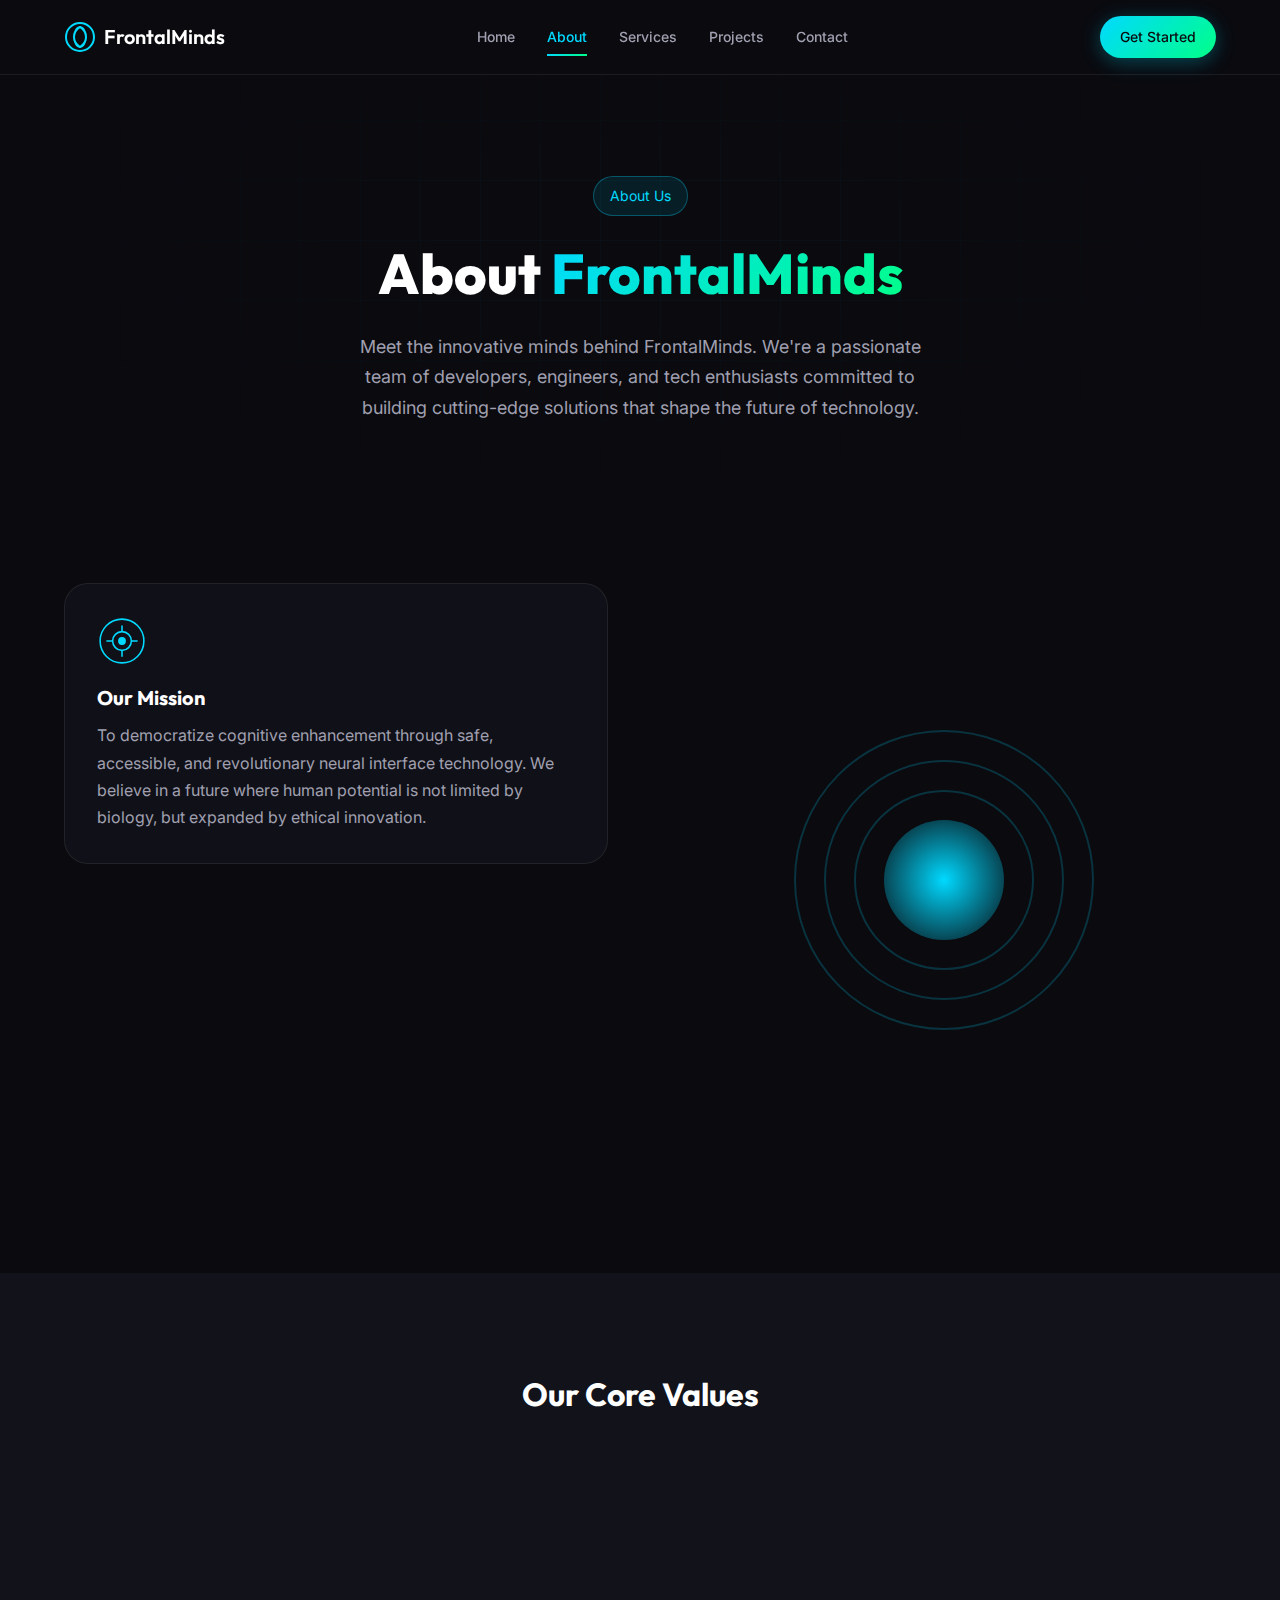
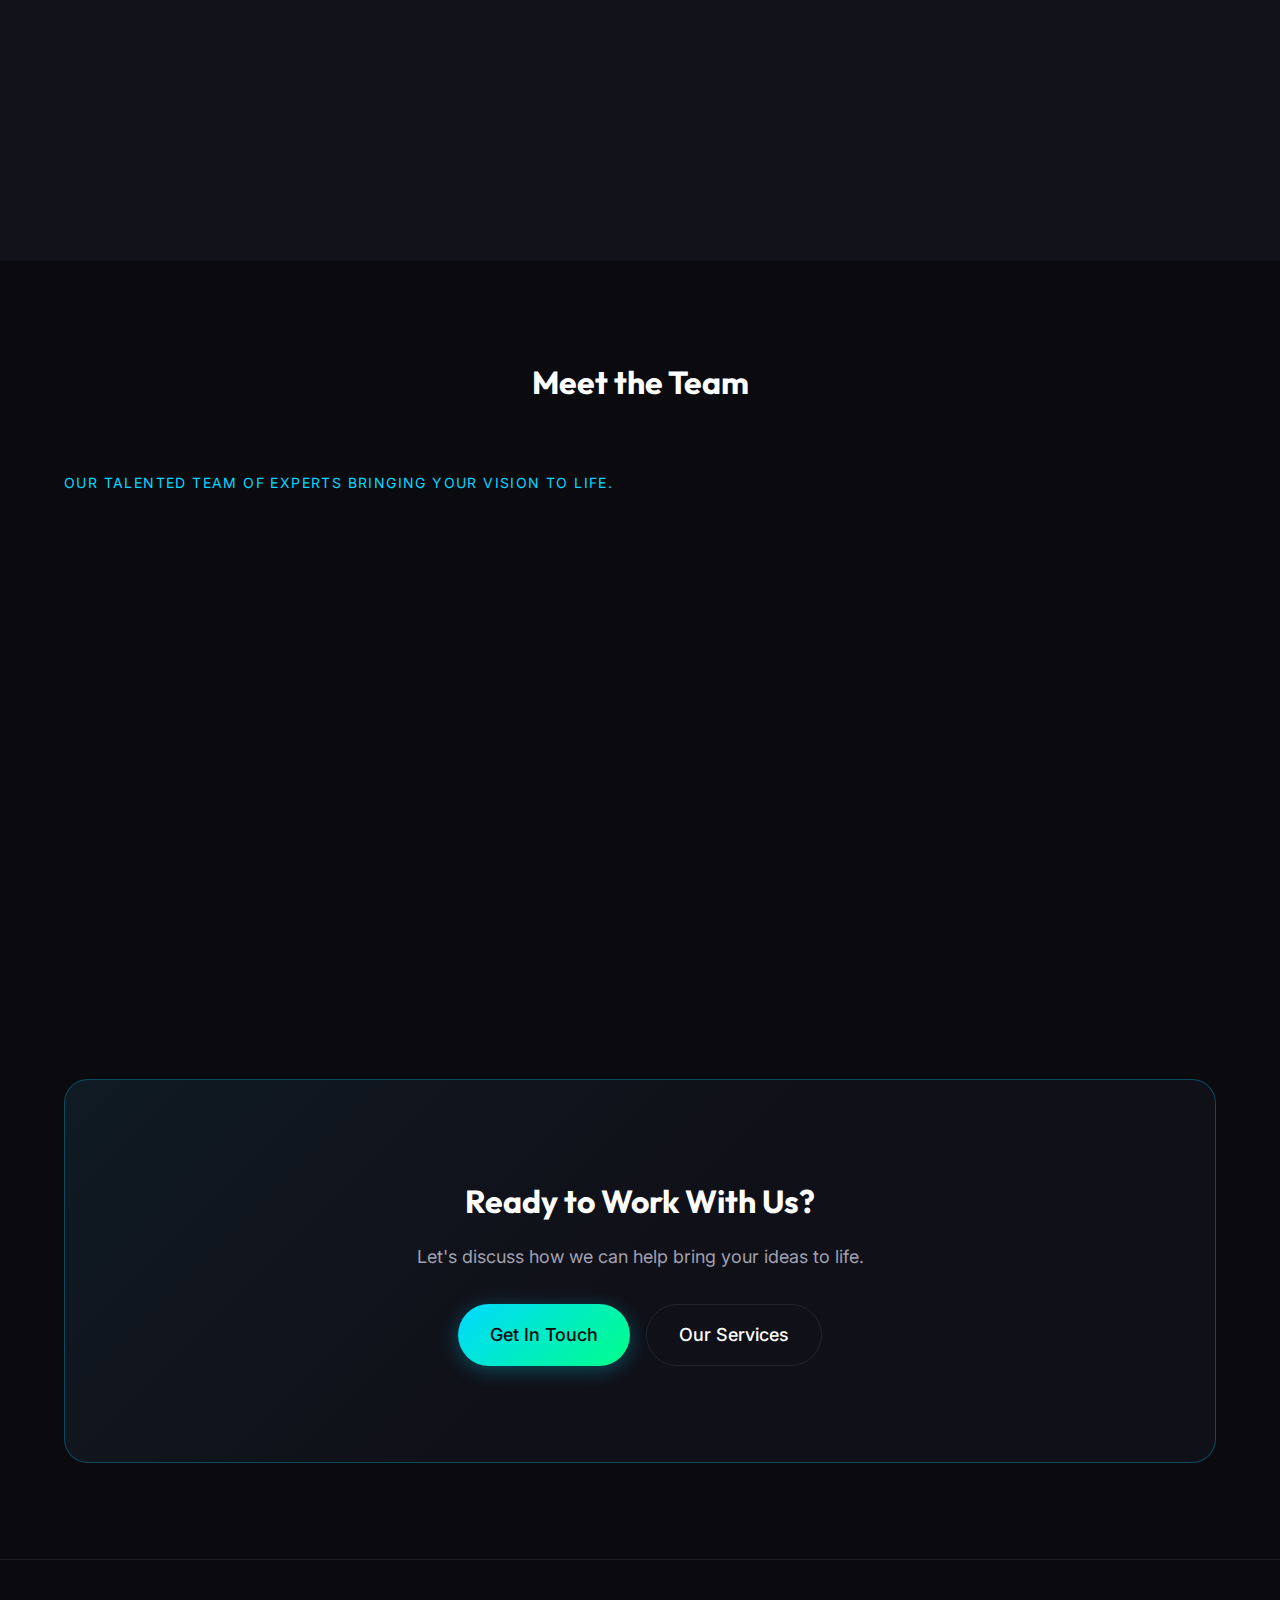
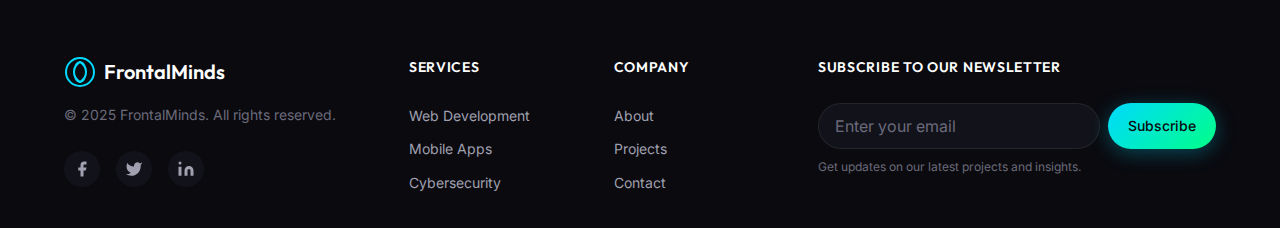
<file: about.html>
<!DOCTYPE html>
<html lang="en">

<head>
    <meta charset="UTF-8">
    <meta name="viewport" content="width=device-width, initial-scale=1.0">
    <meta name="description"
        content="About FrontalMinds - Meet the innovative minds behind FrontalMinds. We're a passionate team committed to building cutting-edge solutions.">
    <title>About | FrontalMinds</title>

    <link rel="preconnect" href="https://fonts.googleapis.com">
    <link rel="preconnect" href="https://fonts.gstatic.com" crossorigin>
    <link
        href="https://fonts.googleapis.com/css2?family=Inter:wght@300;400;500;600;700;800&family=Outfit:wght@400;500;600;700;800&display=swap"
        rel="stylesheet">

    <link rel="stylesheet" href="css/style.css">
</head>

<body>
    <!-- Navigation -->
    <header class="navbar" id="navbar">
        <div class="container">
            <a href="index.html" class="logo">
                <svg class="logo-icon" viewBox="0 0 32 32" fill="none" xmlns="http://www.w3.org/2000/svg">
                    <circle cx="16" cy="16" r="14" stroke="url(#logo-gradient)" stroke-width="2" />
                    <path d="M16 6C16 6 10 10 10 16C10 22 16 26 16 26" stroke="url(#logo-gradient)" stroke-width="2"
                        stroke-linecap="round" />
                    <path d="M16 6C16 6 22 10 22 16C22 22 16 26 16 26" stroke="url(#logo-gradient)" stroke-width="2"
                        stroke-linecap="round" />
                    <ellipse cx="16" cy="16" rx="6" ry="10" stroke="url(#logo-gradient)" stroke-width="1.5" />
                    <defs>
                        <linearGradient id="logo-gradient" x1="0" y1="0" x2="32" y2="32">
                            <stop offset="0%" stop-color="#00d9ff" />
                            <stop offset="100%" stop-color="#00ff88" />
                        </linearGradient>
                    </defs>
                </svg>
                <span>FrontalMinds</span>
            </a>

            <nav class="nav-menu" id="nav-menu">
                <a href="index.html" class="nav-link">Home</a>
                <a href="about.html" class="nav-link active">About</a>
                <a href="services.html" class="nav-link">Services</a>
                <a href="projects.html" class="nav-link">Projects</a>
                <a href="contact.html" class="nav-link">Contact</a>
            </nav>

            <a href="contact.html" class="btn btn-primary nav-cta">Get Started</a>

            <button class="mobile-menu-btn" id="mobile-menu-btn" aria-label="Toggle menu">
                <span></span>
                <span></span>
                <span></span>
            </button>
        </div>
    </header>

    <!-- Page Hero -->
    <section class="page-hero">
        <div class="container">
            <span class="page-label">About Us</span>
            <h1 class="page-title">About <span class="gradient-text">FrontalMinds</span></h1>
            <p class="page-subtitle">Meet the innovative minds behind FrontalMinds. We're a passionate team of
                developers, engineers, and tech enthusiasts committed to building cutting-edge solutions that shape the
                future of technology.</p>
        </div>
        <div class="hero-bg-grid"></div>
    </section>

    <!-- Mission & Vision Section -->
    <section class="about-mission">
        <div class="container">
            <div class="mission-grid">
                <div class="mission-content" data-aos="fade-up">
                    <div class="mission-block">
                        <div class="mission-icon">
                            <svg viewBox="0 0 64 64" fill="none" stroke="url(#mission-icon-grad)" stroke-width="2">
                                <circle cx="32" cy="32" r="28" />
                                <path d="M32 12v8M32 44v8M12 32h8M44 32h8" />
                                <circle cx="32" cy="32" r="12" />
                                <circle cx="32" cy="32" r="4" fill="url(#mission-icon-grad)" />
                                <defs>
                                    <linearGradient id="mission-icon-grad" x1="4" y1="4" x2="60" y2="60">
                                        <stop offset="0%" stop-color="#00d9ff" />
                                        <stop offset="100%" stop-color="#00ff88" />
                                    </linearGradient>
                                </defs>
                            </svg>
                        </div>
                        <h2>Our Mission</h2>
                        <p>To democratize cognitive enhancement through safe, accessible, and revolutionary neural
                            interface technology. We believe in a future where human potential is not limited by
                            biology, but expanded by ethical innovation.</p>
                    </div>
                    <div class="mission-block" data-aos="fade-up" data-aos-delay="100">
                        <div class="mission-icon">
                            <svg viewBox="0 0 64 64" fill="none" stroke="url(#vision-icon-grad)" stroke-width="2">
                                <path d="M6 32s10-20 26-20 26 20 26 20-10 20-26 20S6 32 6 32z" />
                                <circle cx="32" cy="32" r="10" />
                                <circle cx="32" cy="32" r="4" fill="url(#vision-icon-grad)" />
                                <defs>
                                    <linearGradient id="vision-icon-grad" x1="6" y1="12" x2="58" y2="52">
                                        <stop offset="0%" stop-color="#00d9ff" />
                                        <stop offset="100%" stop-color="#00ff88" />
                                    </linearGradient>
                                </defs>
                            </svg>
                        </div>
                        <h2>Our Vision</h2>
                        <p>To create a seamless symbiosis between human consciousness and artificial intelligence,
                            fostering a new era of creativity, learning, and understanding. We envision a world
                            connected not just by networks, but by minds.</p>
                    </div>
                </div>
                <div class="about-visual" data-aos="fade-up" data-aos-delay="200">
                    <div class="about-illustration">
                        <div class="neural-sphere">
                            <div class="sphere-ring ring-1"></div>
                            <div class="sphere-ring ring-2"></div>
                            <div class="sphere-ring ring-3"></div>
                            <div class="sphere-core"></div>
                        </div>
                    </div>
                </div>
            </div>
        </div>
    </section>

    <!-- Values Section -->
    <section class="about-values">
        <div class="container">
            <h2 class="section-title">Our Core Values</h2>
            <div class="values-grid">
                <div class="value-card" data-aos="fade-up">
                    <div class="value-icon">
                        <svg viewBox="0 0 48 48" fill="none" stroke="url(#val-grad)" stroke-width="2">
                            <path d="M24 4l6 12 12 2-9 9 2 12-11-6-11 6 2-12-9-9 12-2z" />
                            <defs>
                                <linearGradient id="val-grad" x1="4" y1="4" x2="44" y2="44">
                                    <stop offset="0%" stop-color="#00d9ff" />
                                    <stop offset="100%" stop-color="#00ff88" />
                                </linearGradient>
                            </defs>
                        </svg>
                    </div>
                    <h3>Innovation</h3>
                    <p>We push boundaries and challenge conventions. Every problem is an opportunity to innovate and
                        create something extraordinary.</p>
                </div>

                <div class="value-card" data-aos="fade-up" data-aos-delay="100">
                    <div class="value-icon">
                        <svg viewBox="0 0 48 48" fill="none" stroke="url(#val-grad)" stroke-width="2">
                            <circle cx="24" cy="24" r="20" />
                            <path d="M24 14v10l7 7" />
                        </svg>
                    </div>
                    <h3>Excellence</h3>
                    <p>We set the highest standards and consistently deliver beyond expectations. Quality is never
                        compromised.</p>
                </div>

                <div class="value-card" data-aos="fade-up" data-aos-delay="200">
                    <div class="value-icon">
                        <svg viewBox="0 0 48 48" fill="none" stroke="url(#val-grad)" stroke-width="2">
                            <circle cx="16" cy="16" r="8" />
                            <circle cx="32" cy="16" r="8" />
                            <path d="M8 40c0-6 6-10 16-10s16 4 16 10" />
                        </svg>
                    </div>
                    <h3>Collaboration</h3>
                    <p>The best solutions come from diverse perspectives working together toward a common goal.</p>
                </div>

                <div class="value-card" data-aos="fade-up" data-aos-delay="300">
                    <div class="value-icon">
                        <svg viewBox="0 0 48 48" fill="none" stroke="url(#val-grad)" stroke-width="2">
                            <path d="M24 4L40 14v16c0 10-16 18-16 18S8 40 8 30V14L24 4z" />
                            <path d="M18 24l4 4 8-8" />
                        </svg>
                    </div>
                    <h3>Integrity</h3>
                    <p>We do what's right, even when no one is watching. Trust is the foundation of everything we build.
                    </p>
                </div>
            </div>
        </div>
    </section>

    <!-- Team Section -->
    <section class="about-team">
        <div class="container">
            <h2 class="section-title">Meet the Team</h2>
            <p class="section-subtitle">Our talented team of experts bringing your vision to life.</p>
            <div class="team-grid">
                <div class="team-card" data-aos="fade-up">
                    <div class="team-avatar">
                        <div class="avatar-placeholder">YA</div>
                    </div>
                    <h3 class="team-name">Yusuf Adam</h3>
                    <p class="team-role">Founder & Lead Developer</p>
                    <p class="team-bio">Full-stack developer with expertise in React, Node.js, and cloud architecture.
                    </p>
                    <div class="team-social">
                        <a href="#" aria-label="LinkedIn">
                            <svg viewBox="0 0 24 24" fill="currentColor">
                                <path
                                    d="M16 8a6 6 0 0 1 6 6v7h-4v-7a2 2 0 0 0-2-2 2 2 0 0 0-2 2v7h-4v-7a6 6 0 0 1 6-6z" />
                                <rect x="2" y="9" width="4" height="12" />
                                <circle cx="4" cy="4" r="2" />
                            </svg>
                        </a>
                        <a href="#" aria-label="GitHub">
                            <svg viewBox="0 0 24 24" fill="currentColor">
                                <path
                                    d="M12 0C5.37 0 0 5.37 0 12c0 5.31 3.435 9.795 8.205 11.385.6.105.825-.255.825-.57 0-.285-.015-1.23-.015-2.235-3.015.555-3.795-.735-4.035-1.41-.135-.345-.72-1.41-1.23-1.695-.42-.225-1.02-.78-.015-.795.945-.015 1.62.87 1.845 1.23 1.08 1.815 2.805 1.305 3.495.99.105-.78.42-1.305.765-1.605-2.67-.3-5.46-1.335-5.46-5.925 0-1.305.465-2.385 1.23-3.225-.12-.3-.54-1.53.12-3.18 0 0 1.005-.315 3.3 1.23.96-.27 1.98-.405 3-.405s2.04.135 3 .405c2.295-1.56 3.3-1.23 3.3-1.23.66 1.65.24 2.88.12 3.18.765.84 1.23 1.905 1.23 3.225 0 4.605-2.805 5.625-5.475 5.925.435.375.81 1.095.81 2.22 0 1.605-.015 2.895-.015 3.3 0 .315.225.69.825.57A12.02 12.02 0 0 0 24 12c0-6.63-5.37-12-12-12z" />
                            </svg>
                        </a>
                    </div>
                </div>

                <div class="team-card" data-aos="fade-up" data-aos-delay="100">
                    <div class="team-avatar">
                        <div class="avatar-placeholder">SK</div>
                    </div>
                    <h3 class="team-name">Sarah Kim</h3>
                    <p class="team-role">UI/UX Designer</p>
                    <p class="team-bio">Creative designer passionate about crafting intuitive and beautiful user
                        experiences.</p>
                    <div class="team-social">
                        <a href="#" aria-label="LinkedIn">
                            <svg viewBox="0 0 24 24" fill="currentColor">
                                <path
                                    d="M16 8a6 6 0 0 1 6 6v7h-4v-7a2 2 0 0 0-2-2 2 2 0 0 0-2 2v7h-4v-7a6 6 0 0 1 6-6z" />
                                <rect x="2" y="9" width="4" height="12" />
                                <circle cx="4" cy="4" r="2" />
                            </svg>
                        </a>
                        <a href="#" aria-label="Dribbble">
                            <svg viewBox="0 0 24 24" fill="currentColor">
                                <circle cx="12" cy="12" r="10" stroke="currentColor" stroke-width="2" fill="none" />
                                <path
                                    d="M8.56 2.75c4.37 6.03 6.02 9.42 8.03 17.72m2.54-15.38c-3.72 4.35-8.94 5.66-16.88 5.85m19.5 1.9c-3.5-.93-6.63-.82-8.94 0-2.58.92-5.01 2.86-7.44 6.32" />
                            </svg>
                        </a>
                    </div>
                </div>

                <div class="team-card" data-aos="fade-up" data-aos-delay="200">
                    <div class="team-avatar">
                        <div class="avatar-placeholder">JM</div>
                    </div>
                    <h3 class="team-name">James Martinez</h3>
                    <p class="team-role">Security Specialist</p>
                    <p class="team-bio">Cybersecurity expert with 10+ years protecting digital assets and
                        infrastructure.</p>
                    <div class="team-social">
                        <a href="#" aria-label="LinkedIn">
                            <svg viewBox="0 0 24 24" fill="currentColor">
                                <path
                                    d="M16 8a6 6 0 0 1 6 6v7h-4v-7a2 2 0 0 0-2-2 2 2 0 0 0-2 2v7h-4v-7a6 6 0 0 1 6-6z" />
                                <rect x="2" y="9" width="4" height="12" />
                                <circle cx="4" cy="4" r="2" />
                            </svg>
                        </a>
                    </div>
                </div>

                <div class="team-card" data-aos="fade-up" data-aos-delay="300">
                    <div class="team-avatar">
                        <div class="avatar-placeholder">EC</div>
                    </div>
                    <h3 class="team-name">Emma Chen</h3>
                    <p class="team-role">Mobile Developer</p>
                    <p class="team-bio">Specialist in React Native and Flutter, building apps loved by millions.</p>
                    <div class="team-social">
                        <a href="#" aria-label="LinkedIn">
                            <svg viewBox="0 0 24 24" fill="currentColor">
                                <path
                                    d="M16 8a6 6 0 0 1 6 6v7h-4v-7a2 2 0 0 0-2-2 2 2 0 0 0-2 2v7h-4v-7a6 6 0 0 1 6-6z" />
                                <rect x="2" y="9" width="4" height="12" />
                                <circle cx="4" cy="4" r="2" />
                            </svg>
                        </a>
                        <a href="#" aria-label="GitHub">
                            <svg viewBox="0 0 24 24" fill="currentColor">
                                <path
                                    d="M12 0C5.37 0 0 5.37 0 12c0 5.31 3.435 9.795 8.205 11.385.6.105.825-.255.825-.57 0-.285-.015-1.23-.015-2.235-3.015.555-3.795-.735-4.035-1.41-.135-.345-.72-1.41-1.23-1.695-.42-.225-1.02-.78-.015-.795.945-.015 1.62.87 1.845 1.23 1.08 1.815 2.805 1.305 3.495.99.105-.78.42-1.305.765-1.605-2.67-.3-5.46-1.335-5.46-5.925 0-1.305.465-2.385 1.23-3.225-.12-.3-.54-1.53.12-3.18 0 0 1.005-.315 3.3 1.23.96-.27 1.98-.405 3-.405s2.04.135 3 .405c2.295-1.56 3.3-1.23 3.3-1.23.66 1.65.24 2.88.12 3.18.765.84 1.23 1.905 1.23 3.225 0 4.605-2.805 5.625-5.475 5.925.435.375.81 1.095.81 2.22 0 1.605-.015 2.895-.015 3.3 0 .315.225.69.825.57A12.02 12.02 0 0 0 24 12c0-6.63-5.37-12-12-12z" />
                            </svg>
                        </a>
                    </div>
                </div>
            </div>
        </div>
    </section>

    <!-- CTA Section -->
    <section class="cta-section">
        <div class="container">
            <div class="cta-card">
                <h2>Ready to Work With Us?</h2>
                <p>Let's discuss how we can help bring your ideas to life.</p>
                <div class="cta-buttons">
                    <a href="contact.html" class="btn btn-primary btn-lg">Get In Touch</a>
                    <a href="services.html" class="btn btn-outline btn-lg">Our Services</a>
                </div>
            </div>
        </div>
    </section>

    <!-- Footer -->
    <footer class="footer">
        <div class="container">
            <div class="footer-grid">
                <div class="footer-brand">
                    <a href="index.html" class="logo">
                        <svg class="logo-icon" viewBox="0 0 32 32" fill="none" xmlns="http://www.w3.org/2000/svg">
                            <circle cx="16" cy="16" r="14" stroke="url(#logo-gradient-2)" stroke-width="2" />
                            <path d="M16 6C16 6 10 10 10 16C10 22 16 26 16 26" stroke="url(#logo-gradient-2)"
                                stroke-width="2" stroke-linecap="round" />
                            <path d="M16 6C16 6 22 10 22 16C22 22 16 26 16 26" stroke="url(#logo-gradient-2)"
                                stroke-width="2" stroke-linecap="round" />
                            <ellipse cx="16" cy="16" rx="6" ry="10" stroke="url(#logo-gradient-2)" stroke-width="1.5" />
                            <defs>
                                <linearGradient id="logo-gradient-2" x1="0" y1="0" x2="32" y2="32">
                                    <stop offset="0%" stop-color="#00d9ff" />
                                    <stop offset="100%" stop-color="#00ff88" />
                                </linearGradient>
                            </defs>
                        </svg>
                        <span>FrontalMinds</span>
                    </a>
                    <p class="footer-tagline">© 2025 FrontalMinds. All rights reserved.</p>
                    <div class="social-links">
                        <a href="#" class="social-link" aria-label="Facebook">
                            <svg viewBox="0 0 24 24" fill="currentColor">
                                <path d="M18 2h-3a5 5 0 0 0-5 5v3H7v4h3v8h4v-8h3l1-4h-4V7a1 1 0 0 1 1-1h3z" />
                            </svg>
                        </a>
                        <a href="#" class="social-link" aria-label="Twitter">
                            <svg viewBox="0 0 24 24" fill="currentColor">
                                <path
                                    d="M23 3a10.9 10.9 0 0 1-3.14 1.53 4.48 4.48 0 0 0-7.86 3v1A10.66 10.66 0 0 1 3 4s-4 9 5 13a11.64 11.64 0 0 1-7 2c9 5 20 0 20-11.5a4.5 4.5 0 0 0-.08-.83A7.72 7.72 0 0 0 23 3z" />
                            </svg>
                        </a>
                        <a href="#" class="social-link" aria-label="LinkedIn">
                            <svg viewBox="0 0 24 24" fill="currentColor">
                                <path
                                    d="M16 8a6 6 0 0 1 6 6v7h-4v-7a2 2 0 0 0-2-2 2 2 0 0 0-2 2v7h-4v-7a6 6 0 0 1 6-6z" />
                                <rect x="2" y="9" width="4" height="12" />
                                <circle cx="4" cy="4" r="2" />
                            </svg>
                        </a>
                    </div>
                </div>

                <div class="footer-links">
                    <h4 class="footer-heading">Services</h4>
                    <ul>
                        <li><a href="services.html">Web Development</a></li>
                        <li><a href="services.html">Mobile Apps</a></li>
                        <li><a href="services.html">Cybersecurity</a></li>
                    </ul>
                </div>

                <div class="footer-links">
                    <h4 class="footer-heading">Company</h4>
                    <ul>
                        <li><a href="about.html">About</a></li>
                        <li><a href="projects.html">Projects</a></li>
                        <li><a href="contact.html">Contact</a></li>
                    </ul>
                </div>

                <div class="footer-newsletter">
                    <h4 class="footer-heading">Subscribe to our newsletter</h4>
                    <form class="newsletter-form" id="newsletter-form">
                        <input type="email" placeholder="Enter your email" required>
                        <button type="submit" class="btn btn-primary">Subscribe</button>
                    </form>
                    <p class="newsletter-note">Get updates on our latest projects and insights.</p>
                </div>
            </div>
        </div>
    </footer>

    <script src="js/main.js"></script>
</body>

</html>
</file>
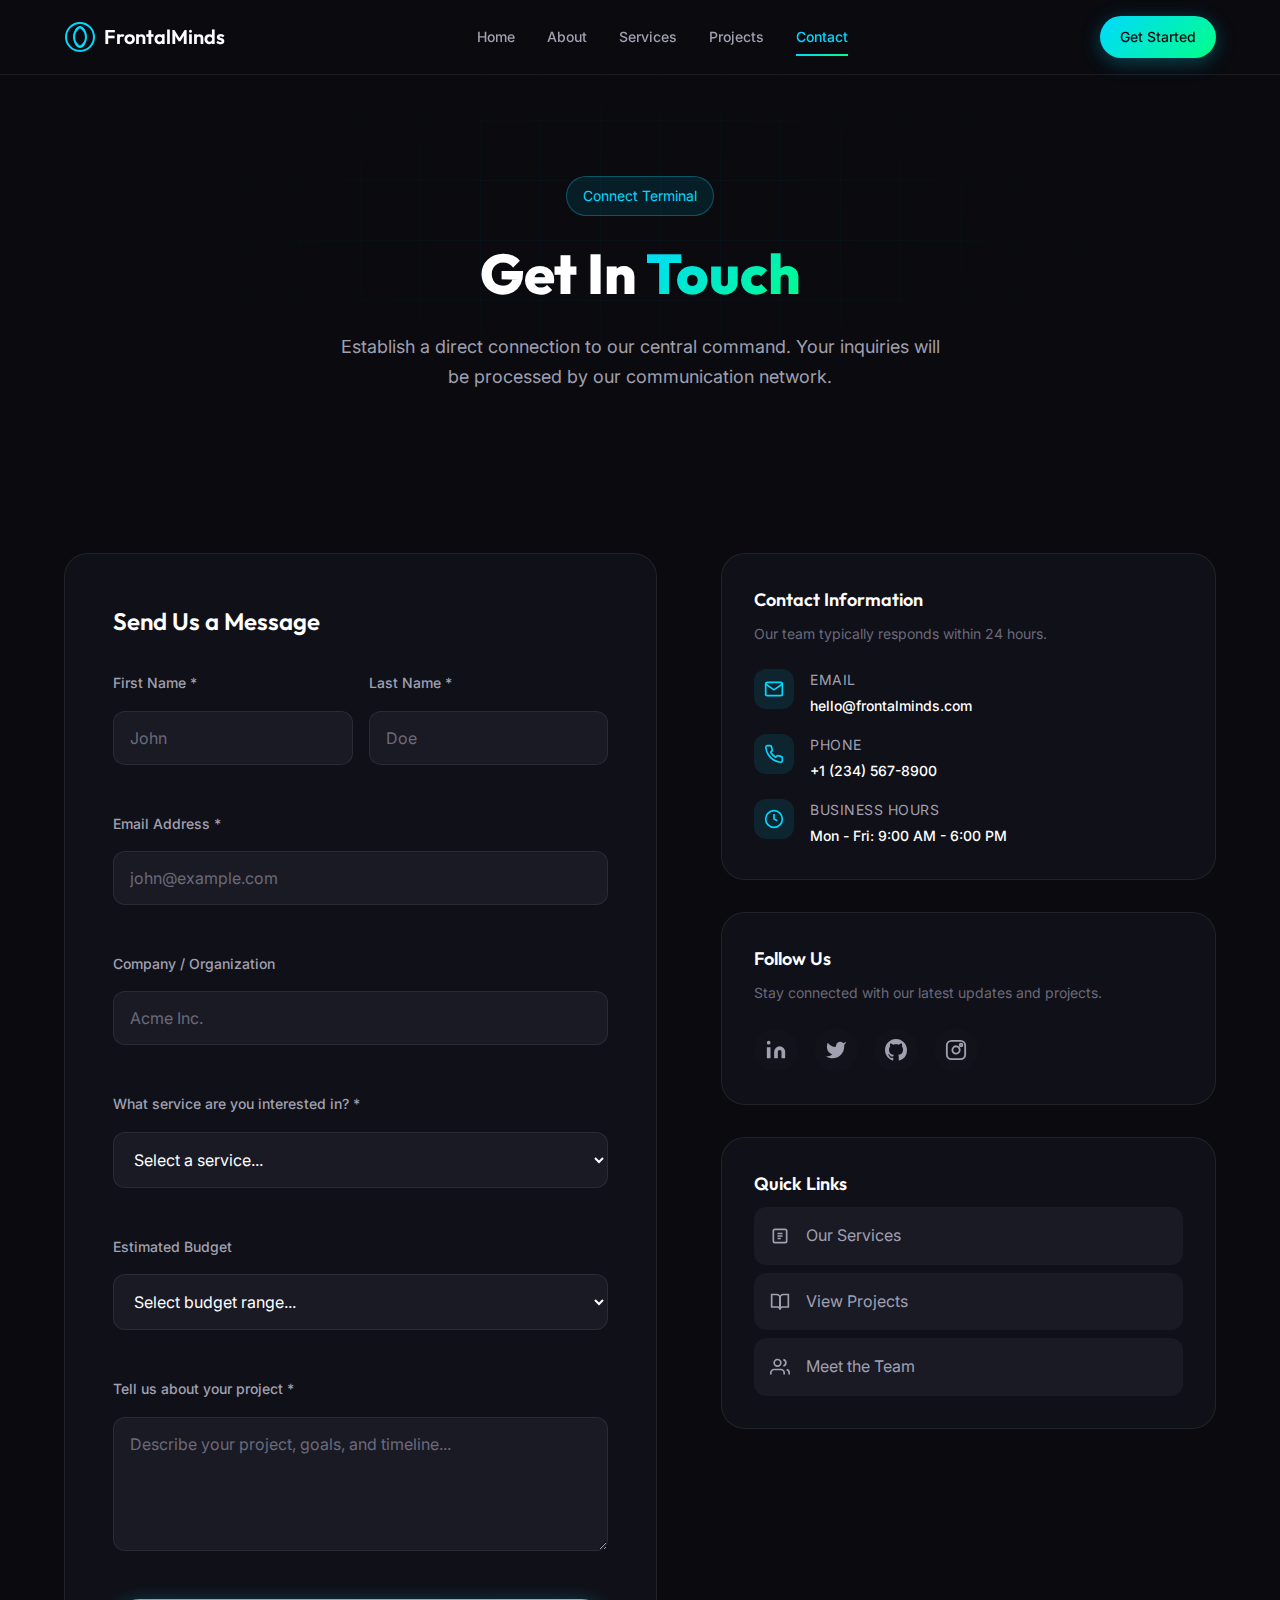
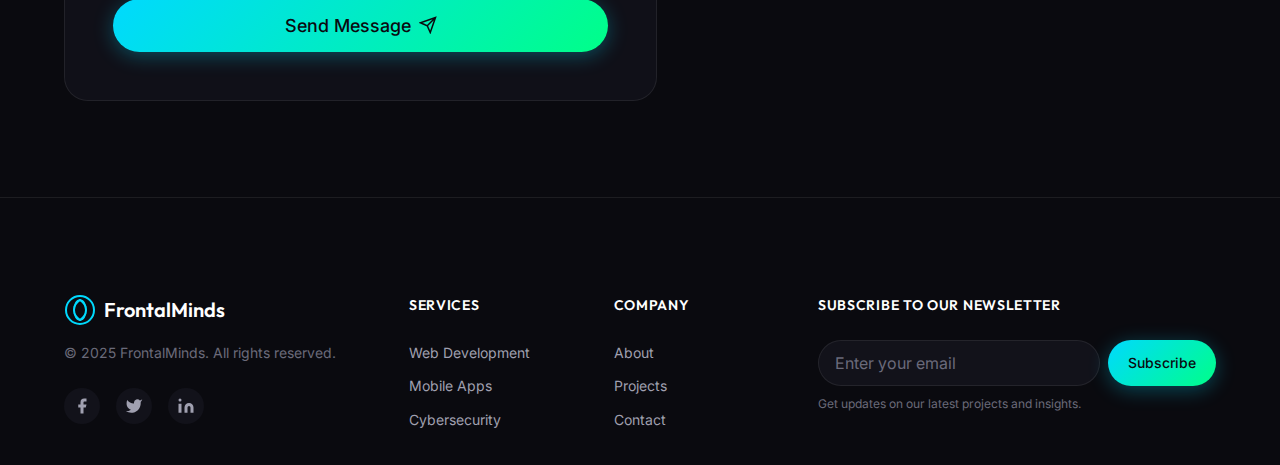
<file: contact.html>
<!DOCTYPE html>
<html lang="en">

<head>
    <meta charset="UTF-8">
    <meta name="viewport" content="width=device-width, initial-scale=1.0">
    <meta name="description"
        content="Contact FrontalMinds - Establish a direct connection with our team. Your inquiries will be processed promptly.">
    <title>Contact | FrontalMinds</title>

    <link rel="preconnect" href="https://fonts.googleapis.com">
    <link rel="preconnect" href="https://fonts.gstatic.com" crossorigin>
    <link
        href="https://fonts.googleapis.com/css2?family=Inter:wght@300;400;500;600;700;800&family=Outfit:wght@400;500;600;700;800&display=swap"
        rel="stylesheet">

    <link rel="stylesheet" href="css/style.css">
</head>

<body>
    <!-- Navigation -->
    <header class="navbar" id="navbar">
        <div class="container">
            <a href="index.html" class="logo">
                <svg class="logo-icon" viewBox="0 0 32 32" fill="none" xmlns="http://www.w3.org/2000/svg">
                    <circle cx="16" cy="16" r="14" stroke="url(#logo-gradient)" stroke-width="2" />
                    <path d="M16 6C16 6 10 10 10 16C10 22 16 26 16 26" stroke="url(#logo-gradient)" stroke-width="2"
                        stroke-linecap="round" />
                    <path d="M16 6C16 6 22 10 22 16C22 22 16 26 16 26" stroke="url(#logo-gradient)" stroke-width="2"
                        stroke-linecap="round" />
                    <ellipse cx="16" cy="16" rx="6" ry="10" stroke="url(#logo-gradient)" stroke-width="1.5" />
                    <defs>
                        <linearGradient id="logo-gradient" x1="0" y1="0" x2="32" y2="32">
                            <stop offset="0%" stop-color="#00d9ff" />
                            <stop offset="100%" stop-color="#00ff88" />
                        </linearGradient>
                    </defs>
                </svg>
                <span>FrontalMinds</span>
            </a>

            <nav class="nav-menu" id="nav-menu">
                <a href="index.html" class="nav-link">Home</a>
                <a href="about.html" class="nav-link">About</a>
                <a href="services.html" class="nav-link">Services</a>
                <a href="projects.html" class="nav-link">Projects</a>
                <a href="contact.html" class="nav-link active">Contact</a>
            </nav>

            <a href="contact.html" class="btn btn-primary nav-cta">Get Started</a>

            <button class="mobile-menu-btn" id="mobile-menu-btn" aria-label="Toggle menu">
                <span></span>
                <span></span>
                <span></span>
            </button>
        </div>
    </header>

    <!-- Page Hero -->
    <section class="page-hero contact-hero">
        <div class="container">
            <span class="page-label">Connect Terminal</span>
            <h1 class="page-title">Get In <span class="gradient-text">Touch</span></h1>
            <p class="page-subtitle">Establish a direct connection to our central command. Your inquiries will be
                processed by our communication network.</p>
        </div>
        <div class="hero-bg-grid"></div>
    </section>

    <!-- Contact Section -->
    <section class="contact-section">
        <div class="container">
            <div class="contact-grid">
                <!-- Contact Form -->
                <div class="contact-form-container" data-aos="fade-up">
                    <h2>Send Us a Message</h2>
                    <form class="contact-form" id="contact-form">
                        <div class="form-row">
                            <div class="form-group">
                                <label for="firstName">First Name *</label>
                                <input type="text" id="firstName" name="firstName" required placeholder="John">
                            </div>
                            <div class="form-group">
                                <label for="lastName">Last Name *</label>
                                <input type="text" id="lastName" name="lastName" required placeholder="Doe">
                            </div>
                        </div>

                        <div class="form-group">
                            <label for="email">Email Address *</label>
                            <input type="email" id="email" name="email" required placeholder="john@example.com">
                        </div>

                        <div class="form-group">
                            <label for="company">Company / Organization</label>
                            <input type="text" id="company" name="company" placeholder="Acme Inc.">
                        </div>

                        <div class="form-group">
                            <label for="service">What service are you interested in? *</label>
                            <select id="service" name="service" required>
                                <option value="">Select a service...</option>
                                <option value="web">Website Development</option>
                                <option value="mobile">Mobile App Development</option>
                                <option value="security">Cybersecurity Services</option>
                                <option value="consulting">General Consulting</option>
                                <option value="other">Other</option>
                            </select>
                        </div>

                        <div class="form-group">
                            <label for="budget">Estimated Budget</label>
                            <select id="budget" name="budget">
                                <option value="">Select budget range...</option>
                                <option value="5k-10k">$5,000 - $10,000</option>
                                <option value="10k-25k">$10,000 - $25,000</option>
                                <option value="25k-50k">$25,000 - $50,000</option>
                                <option value="50k+">$50,000+</option>
                            </select>
                        </div>

                        <div class="form-group">
                            <label for="message">Tell us about your project *</label>
                            <textarea id="message" name="message" rows="5" required
                                placeholder="Describe your project, goals, and timeline..."></textarea>
                        </div>

                        <button type="submit" class="btn btn-primary btn-lg btn-full">
                            <span>Send Message</span>
                            <svg class="btn-icon" viewBox="0 0 24 24" fill="none" stroke="currentColor"
                                stroke-width="2">
                                <path d="M22 2L11 13M22 2l-7 20-4-9-9-4 20-7z" />
                            </svg>
                        </button>
                    </form>
                </div>

                <!-- Contact Info -->
                <div class="contact-info" data-aos="fade-up" data-aos-delay="100">
                    <div class="info-card">
                        <h3>Contact Information</h3>
                        <p>Our team typically responds within 24 hours.</p>

                        <div class="info-items">
                            <div class="info-item">
                                <div class="info-icon">
                                    <svg viewBox="0 0 24 24" fill="none" stroke="currentColor" stroke-width="2">
                                        <path
                                            d="M4 4h16c1.1 0 2 .9 2 2v12c0 1.1-.9 2-2 2H4c-1.1 0-2-.9-2-2V6c0-1.1.9-2 2-2z" />
                                        <polyline points="22,6 12,13 2,6" />
                                    </svg>
                                </div>
                                <div class="info-content">
                                    <span class="info-label">Email</span>
                                    <a href="mailto:hello@frontalminds.com">hello@frontalminds.com</a>
                                </div>
                            </div>

                            <div class="info-item">
                                <div class="info-icon">
                                    <svg viewBox="0 0 24 24" fill="none" stroke="currentColor" stroke-width="2">
                                        <path
                                            d="M22 16.92v3a2 2 0 0 1-2.18 2 19.79 19.79 0 0 1-8.63-3.07 19.5 19.5 0 0 1-6-6 19.79 19.79 0 0 1-3.07-8.67A2 2 0 0 1 4.11 2h3a2 2 0 0 1 2 1.72 12.84 12.84 0 0 0 .7 2.81 2 2 0 0 1-.45 2.11L8.09 9.91a16 16 0 0 0 6 6l1.27-1.27a2 2 0 0 1 2.11-.45 12.84 12.84 0 0 0 2.81.7A2 2 0 0 1 22 16.92z" />
                                    </svg>
                                </div>
                                <div class="info-content">
                                    <span class="info-label">Phone</span>
                                    <a href="tel:+12345678900">+1 (234) 567-8900</a>
                                </div>
                            </div>

                            <div class="info-item">
                                <div class="info-icon">
                                    <svg viewBox="0 0 24 24" fill="none" stroke="currentColor" stroke-width="2">
                                        <circle cx="12" cy="12" r="10" />
                                        <polyline points="12 6 12 12 16 14" />
                                    </svg>
                                </div>
                                <div class="info-content">
                                    <span class="info-label">Business Hours</span>
                                    <span>Mon - Fri: 9:00 AM - 6:00 PM</span>
                                </div>
                            </div>
                        </div>
                    </div>

                    <div class="info-card social-card">
                        <h3>Follow Us</h3>
                        <p>Stay connected with our latest updates and projects.</p>
                        <div class="social-links large">
                            <a href="#" class="social-link" aria-label="LinkedIn">
                                <svg viewBox="0 0 24 24" fill="currentColor">
                                    <path
                                        d="M16 8a6 6 0 0 1 6 6v7h-4v-7a2 2 0 0 0-2-2 2 2 0 0 0-2 2v7h-4v-7a6 6 0 0 1 6-6z" />
                                    <rect x="2" y="9" width="4" height="12" />
                                    <circle cx="4" cy="4" r="2" />
                                </svg>
                            </a>
                            <a href="#" class="social-link" aria-label="Twitter">
                                <svg viewBox="0 0 24 24" fill="currentColor">
                                    <path
                                        d="M23 3a10.9 10.9 0 0 1-3.14 1.53 4.48 4.48 0 0 0-7.86 3v1A10.66 10.66 0 0 1 3 4s-4 9 5 13a11.64 11.64 0 0 1-7 2c9 5 20 0 20-11.5a4.5 4.5 0 0 0-.08-.83A7.72 7.72 0 0 0 23 3z" />
                                </svg>
                            </a>
                            <a href="#" class="social-link" aria-label="GitHub">
                                <svg viewBox="0 0 24 24" fill="currentColor">
                                    <path
                                        d="M12 0C5.37 0 0 5.37 0 12c0 5.31 3.435 9.795 8.205 11.385.6.105.825-.255.825-.57 0-.285-.015-1.23-.015-2.235-3.015.555-3.795-.735-4.035-1.41-.135-.345-.72-1.41-1.23-1.695-.42-.225-1.02-.78-.015-.795.945-.015 1.62.87 1.845 1.23 1.08 1.815 2.805 1.305 3.495.99.105-.78.42-1.305.765-1.605-2.67-.3-5.46-1.335-5.46-5.925 0-1.305.465-2.385 1.23-3.225-.12-.3-.54-1.53.12-3.18 0 0 1.005-.315 3.3 1.23.96-.27 1.98-.405 3-.405s2.04.135 3 .405c2.295-1.56 3.3-1.23 3.3-1.23.66 1.65.24 2.88.12 3.18.765.84 1.23 1.905 1.23 3.225 0 4.605-2.805 5.625-5.475 5.925.435.375.81 1.095.81 2.22 0 1.605-.015 2.895-.015 3.3 0 .315.225.69.825.57A12.02 12.02 0 0 0 24 12c0-6.63-5.37-12-12-12z" />
                                </svg>
                            </a>
                            <a href="#" class="social-link" aria-label="Instagram">
                                <svg viewBox="0 0 24 24" fill="none" stroke="currentColor" stroke-width="2">
                                    <rect x="2" y="2" width="20" height="20" rx="5" />
                                    <path d="M16 11.37A4 4 0 1 1 12.63 8 4 4 0 0 1 16 11.37z" />
                                    <circle cx="17.5" cy="6.5" r="1.5" />
                                </svg>
                            </a>
                        </div>
                    </div>

                    <div class="info-card quick-links-card">
                        <h3>Quick Links</h3>
                        <div class="quick-links-grid">
                            <a href="services.html" class="quick-link">
                                <svg viewBox="0 0 24 24" fill="none" stroke="currentColor" stroke-width="2">
                                    <rect x="4" y="4" width="16" height="16" rx="2" />
                                    <path d="M9 9h6M9 12h6M9 15h4" />
                                </svg>
                                <span>Our Services</span>
                            </a>
                            <a href="projects.html" class="quick-link">
                                <svg viewBox="0 0 24 24" fill="none" stroke="currentColor" stroke-width="2">
                                    <path d="M2 3h6a4 4 0 0 1 4 4v14a3 3 0 0 0-3-3H2z" />
                                    <path d="M22 3h-6a4 4 0 0 0-4 4v14a3 3 0 0 1 3-3h7z" />
                                </svg>
                                <span>View Projects</span>
                            </a>
                            <a href="about.html" class="quick-link">
                                <svg viewBox="0 0 24 24" fill="none" stroke="currentColor" stroke-width="2">
                                    <path d="M17 21v-2a4 4 0 0 0-4-4H5a4 4 0 0 0-4 4v2" />
                                    <circle cx="9" cy="7" r="4" />
                                    <path d="M23 21v-2a4 4 0 0 0-3-3.87" />
                                    <path d="M16 3.13a4 4 0 0 1 0 7.75" />
                                </svg>
                                <span>Meet the Team</span>
                            </a>
                        </div>
                    </div>
                </div>
            </div>
        </div>
    </section>

    <!-- Footer -->
    <footer class="footer">
        <div class="container">
            <div class="footer-grid">
                <div class="footer-brand">
                    <a href="index.html" class="logo">
                        <svg class="logo-icon" viewBox="0 0 32 32" fill="none" xmlns="http://www.w3.org/2000/svg">
                            <circle cx="16" cy="16" r="14" stroke="url(#logo-gradient-2)" stroke-width="2" />
                            <path d="M16 6C16 6 10 10 10 16C10 22 16 26 16 26" stroke="url(#logo-gradient-2)"
                                stroke-width="2" stroke-linecap="round" />
                            <path d="M16 6C16 6 22 10 22 16C22 22 16 26 16 26" stroke="url(#logo-gradient-2)"
                                stroke-width="2" stroke-linecap="round" />
                            <ellipse cx="16" cy="16" rx="6" ry="10" stroke="url(#logo-gradient-2)" stroke-width="1.5" />
                            <defs>
                                <linearGradient id="logo-gradient-2" x1="0" y1="0" x2="32" y2="32">
                                    <stop offset="0%" stop-color="#00d9ff" />
                                    <stop offset="100%" stop-color="#00ff88" />
                                </linearGradient>
                            </defs>
                        </svg>
                        <span>FrontalMinds</span>
                    </a>
                    <p class="footer-tagline">© 2025 FrontalMinds. All rights reserved.</p>
                    <div class="social-links">
                        <a href="#" class="social-link" aria-label="Facebook">
                            <svg viewBox="0 0 24 24" fill="currentColor">
                                <path d="M18 2h-3a5 5 0 0 0-5 5v3H7v4h3v8h4v-8h3l1-4h-4V7a1 1 0 0 1 1-1h3z" />
                            </svg>
                        </a>
                        <a href="#" class="social-link" aria-label="Twitter">
                            <svg viewBox="0 0 24 24" fill="currentColor">
                                <path
                                    d="M23 3a10.9 10.9 0 0 1-3.14 1.53 4.48 4.48 0 0 0-7.86 3v1A10.66 10.66 0 0 1 3 4s-4 9 5 13a11.64 11.64 0 0 1-7 2c9 5 20 0 20-11.5a4.5 4.5 0 0 0-.08-.83A7.72 7.72 0 0 0 23 3z" />
                            </svg>
                        </a>
                        <a href="#" class="social-link" aria-label="LinkedIn">
                            <svg viewBox="0 0 24 24" fill="currentColor">
                                <path
                                    d="M16 8a6 6 0 0 1 6 6v7h-4v-7a2 2 0 0 0-2-2 2 2 0 0 0-2 2v7h-4v-7a6 6 0 0 1 6-6z" />
                                <rect x="2" y="9" width="4" height="12" />
                                <circle cx="4" cy="4" r="2" />
                            </svg>
                        </a>
                    </div>
                </div>

                <div class="footer-links">
                    <h4 class="footer-heading">Services</h4>
                    <ul>
                        <li><a href="services.html">Web Development</a></li>
                        <li><a href="services.html">Mobile Apps</a></li>
                        <li><a href="services.html">Cybersecurity</a></li>
                    </ul>
                </div>

                <div class="footer-links">
                    <h4 class="footer-heading">Company</h4>
                    <ul>
                        <li><a href="about.html">About</a></li>
                        <li><a href="projects.html">Projects</a></li>
                        <li><a href="contact.html">Contact</a></li>
                    </ul>
                </div>

                <div class="footer-newsletter">
                    <h4 class="footer-heading">Subscribe to our newsletter</h4>
                    <form class="newsletter-form" id="newsletter-form">
                        <input type="email" placeholder="Enter your email" required>
                        <button type="submit" class="btn btn-primary">Subscribe</button>
                    </form>
                    <p class="newsletter-note">Get updates on our latest projects and insights.</p>
                </div>
            </div>
        </div>
    </footer>

    <script src="js/main.js"></script>
</body>

</html>
</file>
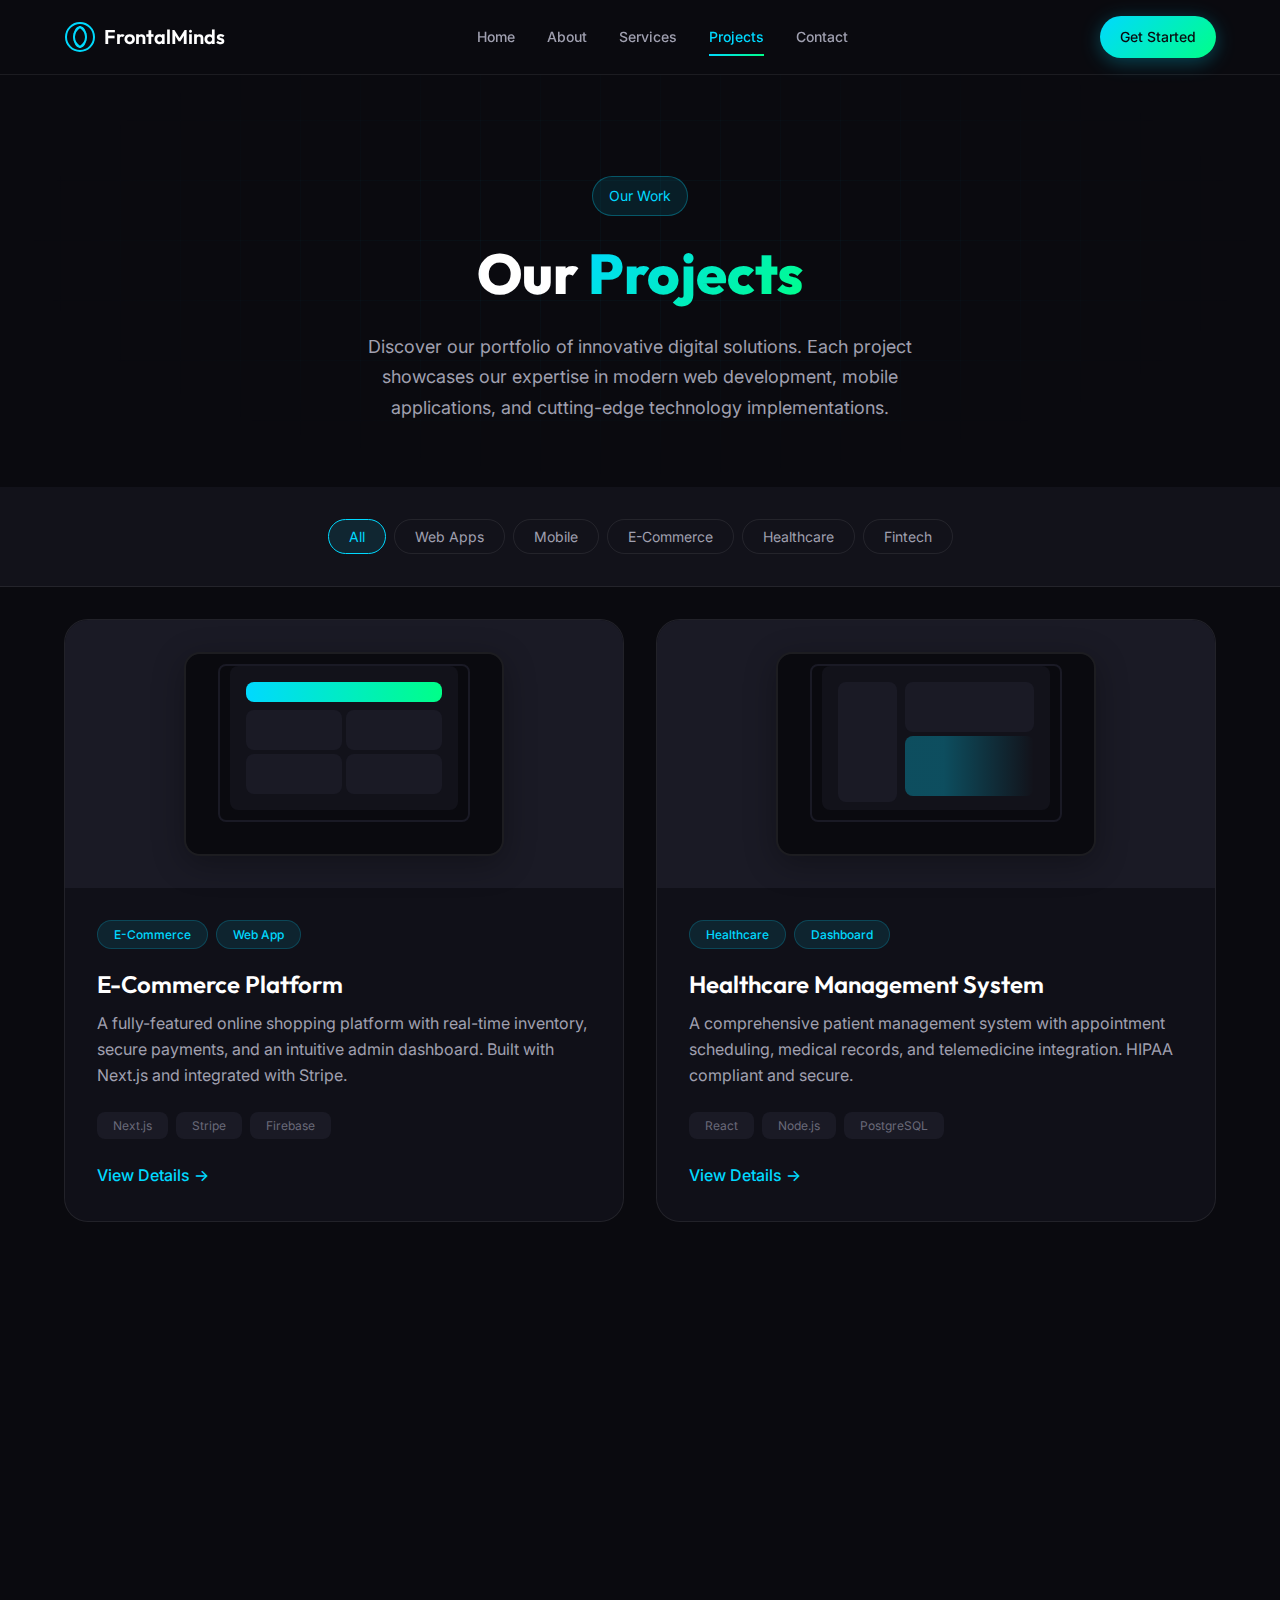
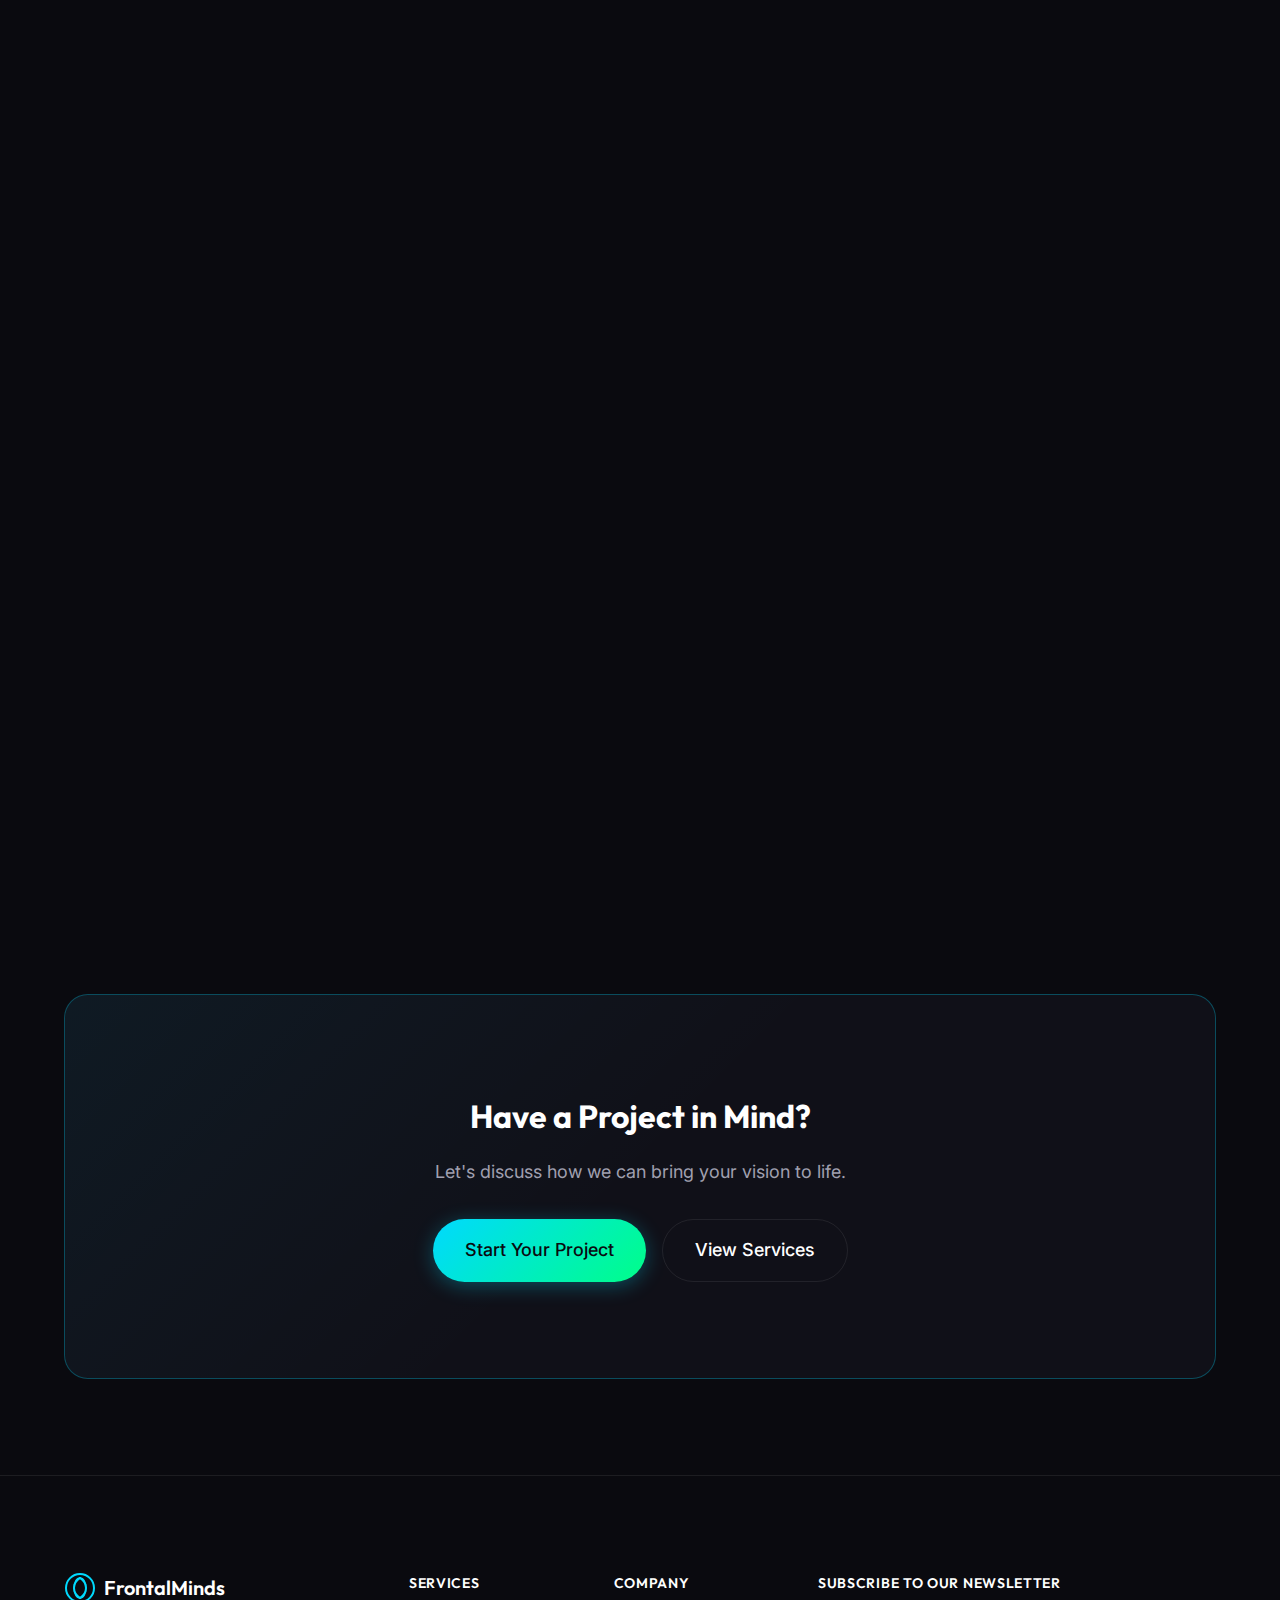
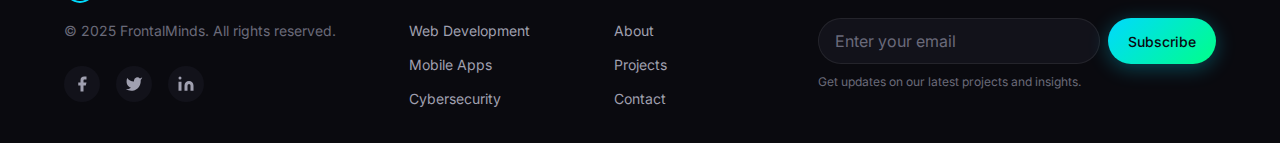
<file: projects.html>
<!DOCTYPE html>
<html lang="en">

<head>
    <meta charset="UTF-8">
    <meta name="viewport" content="width=device-width, initial-scale=1.0">
    <meta name="description"
        content="FrontalMinds Projects - Discover our portfolio of innovative digital solutions showcasing expertise in web development, mobile apps, and cutting-edge technology.">
    <title>Projects | FrontalMinds</title>

    <link rel="preconnect" href="https://fonts.googleapis.com">
    <link rel="preconnect" href="https://fonts.gstatic.com" crossorigin>
    <link
        href="https://fonts.googleapis.com/css2?family=Inter:wght@300;400;500;600;700;800&family=Outfit:wght@400;500;600;700;800&display=swap"
        rel="stylesheet">

    <link rel="stylesheet" href="css/style.css">
</head>

<body>
    <!-- Navigation -->
    <header class="navbar" id="navbar">
        <div class="container">
            <a href="index.html" class="logo">
                <svg class="logo-icon" viewBox="0 0 32 32" fill="none" xmlns="http://www.w3.org/2000/svg">
                    <circle cx="16" cy="16" r="14" stroke="url(#logo-gradient)" stroke-width="2" />
                    <path d="M16 6C16 6 10 10 10 16C10 22 16 26 16 26" stroke="url(#logo-gradient)" stroke-width="2"
                        stroke-linecap="round" />
                    <path d="M16 6C16 6 22 10 22 16C22 22 16 26 16 26" stroke="url(#logo-gradient)" stroke-width="2"
                        stroke-linecap="round" />
                    <ellipse cx="16" cy="16" rx="6" ry="10" stroke="url(#logo-gradient)" stroke-width="1.5" />
                    <defs>
                        <linearGradient id="logo-gradient" x1="0" y1="0" x2="32" y2="32">
                            <stop offset="0%" stop-color="#00d9ff" />
                            <stop offset="100%" stop-color="#00ff88" />
                        </linearGradient>
                    </defs>
                </svg>
                <span>FrontalMinds</span>
            </a>

            <nav class="nav-menu" id="nav-menu">
                <a href="index.html" class="nav-link">Home</a>
                <a href="about.html" class="nav-link">About</a>
                <a href="services.html" class="nav-link">Services</a>
                <a href="projects.html" class="nav-link active">Projects</a>
                <a href="contact.html" class="nav-link">Contact</a>
            </nav>

            <a href="contact.html" class="btn btn-primary nav-cta">Get Started</a>

            <button class="mobile-menu-btn" id="mobile-menu-btn" aria-label="Toggle menu">
                <span></span>
                <span></span>
                <span></span>
            </button>
        </div>
    </header>

    <!-- Page Hero -->
    <section class="page-hero">
        <div class="container">
            <span class="page-label">Our Work</span>
            <h1 class="page-title">Our <span class="gradient-text">Projects</span></h1>
            <p class="page-subtitle">Discover our portfolio of innovative digital solutions. Each project showcases our
                expertise in modern web development, mobile applications, and cutting-edge technology implementations.
            </p>
        </div>
        <div class="hero-bg-grid"></div>
    </section>

    <!-- Filter Tags -->
    <section class="case-filters">
        <div class="container">
            <div class="filter-tags">
                <button class="filter-tag active" data-filter="all">All</button>
                <button class="filter-tag" data-filter="web">Web Apps</button>
                <button class="filter-tag" data-filter="mobile">Mobile</button>
                <button class="filter-tag" data-filter="ecommerce">E-Commerce</button>
                <button class="filter-tag" data-filter="healthcare">Healthcare</button>
                <button class="filter-tag" data-filter="fintech">Fintech</button>
            </div>
        </div>
    </section>

    <!-- Projects Grid -->
    <section class="projects-section">
        <div class="container">
            <div class="projects-grid-full">
                <!-- Project 1: E-commerce Platform -->
                <article class="project-card-large" data-category="web ecommerce" data-aos="fade-up">
                    <div class="project-image">
                        <div class="project-mockup laptop-mockup">
                            <div class="mockup-screen">
                                <div class="mockup-content dashboard-ecommerce">
                                    <div class="mock-header-bar"></div>
                                    <div class="mock-product-grid">
                                        <div class="mock-product"></div>
                                        <div class="mock-product"></div>
                                        <div class="mock-product"></div>
                                        <div class="mock-product"></div>
                                    </div>
                                </div>
                            </div>
                        </div>
                    </div>
                    <div class="project-content">
                        <div class="project-tags">
                            <span class="project-tag">E-Commerce</span>
                            <span class="project-tag">Web App</span>
                        </div>
                        <h3 class="project-title">E-Commerce Platform</h3>
                        <p class="project-desc">A fully-featured online shopping platform with real-time inventory,
                            secure payments, and an intuitive admin dashboard. Built with Next.js and integrated with
                            Stripe.</p>
                        <div class="project-tech">
                            <span>Next.js</span>
                            <span>Stripe</span>
                            <span>Firebase</span>
                        </div>
                        <a href="#" class="project-link">View Details →</a>
                    </div>
                </article>

                <!-- Project 2: Healthcare Management -->
                <article class="project-card-large" data-category="web healthcare" data-aos="fade-up"
                    data-aos-delay="100">
                    <div class="project-image">
                        <div class="project-mockup laptop-mockup">
                            <div class="mockup-screen">
                                <div class="mockup-content dashboard-health">
                                    <div class="mock-sidebar-health"></div>
                                    <div class="mock-main-health">
                                        <div class="mock-patient-list"></div>
                                        <div class="mock-chart-health"></div>
                                    </div>
                                </div>
                            </div>
                        </div>
                    </div>
                    <div class="project-content">
                        <div class="project-tags">
                            <span class="project-tag">Healthcare</span>
                            <span class="project-tag">Dashboard</span>
                        </div>
                        <h3 class="project-title">Healthcare Management System</h3>
                        <p class="project-desc">A comprehensive patient management system with appointment scheduling,
                            medical records, and telemedicine integration. HIPAA compliant and secure.</p>
                        <div class="project-tech">
                            <span>React</span>
                            <span>Node.js</span>
                            <span>PostgreSQL</span>
                        </div>
                        <a href="#" class="project-link">View Details →</a>
                    </div>
                </article>

                <!-- Project 3: Logistics Tracker -->
                <article class="project-card-large" data-category="mobile web" data-aos="fade-up">
                    <div class="project-image">
                        <div class="project-mockup phone-mockup-large">
                            <div class="mockup-screen">
                                <div class="mockup-content app-logistics">
                                    <div class="mock-app-header-logistics"></div>
                                    <div class="mock-map"></div>
                                    <div class="mock-tracking-info"></div>
                                </div>
                            </div>
                        </div>
                    </div>
                    <div class="project-content">
                        <div class="project-tags">
                            <span class="project-tag">Logistics</span>
                            <span class="project-tag">Mobile App</span>
                        </div>
                        <h3 class="project-title">Logistics Tracker</h3>
                        <p class="project-desc">Real-time shipment tracking application with GPS integration, route
                            optimization, and delivery notifications. Available on iOS and Android.</p>
                        <div class="project-tech">
                            <span>React Native</span>
                            <span>Google Maps</span>
                            <span>Firebase</span>
                        </div>
                        <a href="#" class="project-link">View Details →</a>
                    </div>
                </article>

                <!-- Project 4: Educational Portal -->
                <article class="project-card-large" data-category="web" data-aos="fade-up" data-aos-delay="100">
                    <div class="project-image">
                        <div class="project-mockup tablet-mockup">
                            <div class="mockup-screen">
                                <div class="mockup-content dashboard-edu">
                                    <div class="mock-course-grid">
                                        <div class="mock-course"></div>
                                        <div class="mock-course"></div>
                                        <div class="mock-course"></div>
                                    </div>
                                    <div class="mock-progress-bar"></div>
                                </div>
                            </div>
                        </div>
                    </div>
                    <div class="project-content">
                        <div class="project-tags">
                            <span class="project-tag">Education</span>
                            <span class="project-tag">Web App</span>
                        </div>
                        <h3 class="project-title">Educational Portal</h3>
                        <p class="project-desc">An interactive learning management system with video courses, quizzes,
                            progress tracking, and certification. Serving over 50,000 students.</p>
                        <div class="project-tech">
                            <span>Next.js</span>
                            <span>MongoDB</span>
                            <span>AWS</span>
                        </div>
                        <a href="#" class="project-link">View Details →</a>
                    </div>
                </article>

                <!-- Project 5: Fintech App -->
                <article class="project-card-large" data-category="mobile fintech" data-aos="fade-up">
                    <div class="project-image">
                        <div class="project-mockup phone-mockup-large">
                            <div class="mockup-screen">
                                <div class="mockup-content app-fintech">
                                    <div class="mock-balance"></div>
                                    <div class="mock-transaction-list">
                                        <div class="mock-transaction"></div>
                                        <div class="mock-transaction"></div>
                                        <div class="mock-transaction"></div>
                                    </div>
                                    <div class="mock-nav-fintech"></div>
                                </div>
                            </div>
                        </div>
                    </div>
                    <div class="project-content">
                        <div class="project-tags">
                            <span class="project-tag">Fintech</span>
                            <span class="project-tag">Mobile App</span>
                        </div>
                        <h3 class="project-title">Fintech Banking App</h3>
                        <p class="project-desc">A modern digital banking application with instant payments, budget
                            tracking, and investment features. Secured with biometric authentication.</p>
                        <div class="project-tech">
                            <span>Flutter</span>
                            <span>Plaid API</span>
                            <span>AWS</span>
                        </div>
                        <a href="#" class="project-link">View Details →</a>
                    </div>
                </article>

                <!-- Project 6: Social Media Dashboard -->
                <article class="project-card-large" data-category="web" data-aos="fade-up" data-aos-delay="100">
                    <div class="project-image">
                        <div class="project-mockup laptop-mockup">
                            <div class="mockup-screen">
                                <div class="mockup-content dashboard-social">
                                    <div class="mock-analytics-cards">
                                        <div class="mock-analytics-card"></div>
                                        <div class="mock-analytics-card"></div>
                                        <div class="mock-analytics-card"></div>
                                    </div>
                                    <div class="mock-chart-social"></div>
                                </div>
                            </div>
                        </div>
                    </div>
                    <div class="project-content">
                        <div class="project-tags">
                            <span class="project-tag">Social Media</span>
                            <span class="project-tag">Dashboard</span>
                        </div>
                        <h3 class="project-title">Social Media Dashboard</h3>
                        <p class="project-desc">A unified dashboard for managing multiple social media accounts with
                            analytics, scheduling, and AI-powered content suggestions.</p>
                        <div class="project-tech">
                            <span>React</span>
                            <span>Node.js</span>
                            <span>OpenAI</span>
                        </div>
                        <a href="#" class="project-link">View Details →</a>
                    </div>
                </article>
            </div>
        </div>
    </section>

    <!-- CTA Section -->
    <section class="cta-section">
        <div class="container">
            <div class="cta-card">
                <h2>Have a Project in Mind?</h2>
                <p>Let's discuss how we can bring your vision to life.</p>
                <div class="cta-buttons">
                    <a href="contact.html" class="btn btn-primary btn-lg">Start Your Project</a>
                    <a href="services.html" class="btn btn-outline btn-lg">View Services</a>
                </div>
            </div>
        </div>
    </section>

    <!-- Footer -->
    <footer class="footer">
        <div class="container">
            <div class="footer-grid">
                <div class="footer-brand">
                    <a href="index.html" class="logo">
                        <svg class="logo-icon" viewBox="0 0 32 32" fill="none" xmlns="http://www.w3.org/2000/svg">
                            <circle cx="16" cy="16" r="14" stroke="url(#logo-gradient-2)" stroke-width="2" />
                            <path d="M16 6C16 6 10 10 10 16C10 22 16 26 16 26" stroke="url(#logo-gradient-2)"
                                stroke-width="2" stroke-linecap="round" />
                            <path d="M16 6C16 6 22 10 22 16C22 22 16 26 16 26" stroke="url(#logo-gradient-2)"
                                stroke-width="2" stroke-linecap="round" />
                            <ellipse cx="16" cy="16" rx="6" ry="10" stroke="url(#logo-gradient-2)" stroke-width="1.5" />
                            <defs>
                                <linearGradient id="logo-gradient-2" x1="0" y1="0" x2="32" y2="32">
                                    <stop offset="0%" stop-color="#00d9ff" />
                                    <stop offset="100%" stop-color="#00ff88" />
                                </linearGradient>
                            </defs>
                        </svg>
                        <span>FrontalMinds</span>
                    </a>
                    <p class="footer-tagline">© 2025 FrontalMinds. All rights reserved.</p>
                    <div class="social-links">
                        <a href="#" class="social-link" aria-label="Facebook">
                            <svg viewBox="0 0 24 24" fill="currentColor">
                                <path d="M18 2h-3a5 5 0 0 0-5 5v3H7v4h3v8h4v-8h3l1-4h-4V7a1 1 0 0 1 1-1h3z" />
                            </svg>
                        </a>
                        <a href="#" class="social-link" aria-label="Twitter">
                            <svg viewBox="0 0 24 24" fill="currentColor">
                                <path
                                    d="M23 3a10.9 10.9 0 0 1-3.14 1.53 4.48 4.48 0 0 0-7.86 3v1A10.66 10.66 0 0 1 3 4s-4 9 5 13a11.64 11.64 0 0 1-7 2c9 5 20 0 20-11.5a4.5 4.5 0 0 0-.08-.83A7.72 7.72 0 0 0 23 3z" />
                            </svg>
                        </a>
                        <a href="#" class="social-link" aria-label="LinkedIn">
                            <svg viewBox="0 0 24 24" fill="currentColor">
                                <path
                                    d="M16 8a6 6 0 0 1 6 6v7h-4v-7a2 2 0 0 0-2-2 2 2 0 0 0-2 2v7h-4v-7a6 6 0 0 1 6-6z" />
                                <rect x="2" y="9" width="4" height="12" />
                                <circle cx="4" cy="4" r="2" />
                            </svg>
                        </a>
                    </div>
                </div>

                <div class="footer-links">
                    <h4 class="footer-heading">Services</h4>
                    <ul>
                        <li><a href="services.html">Web Development</a></li>
                        <li><a href="services.html">Mobile Apps</a></li>
                        <li><a href="services.html">Cybersecurity</a></li>
                    </ul>
                </div>

                <div class="footer-links">
                    <h4 class="footer-heading">Company</h4>
                    <ul>
                        <li><a href="about.html">About</a></li>
                        <li><a href="projects.html">Projects</a></li>
                        <li><a href="contact.html">Contact</a></li>
                    </ul>
                </div>

                <div class="footer-newsletter">
                    <h4 class="footer-heading">Subscribe to our newsletter</h4>
                    <form class="newsletter-form" id="newsletter-form">
                        <input type="email" placeholder="Enter your email" required>
                        <button type="submit" class="btn btn-primary">Subscribe</button>
                    </form>
                    <p class="newsletter-note">Get updates on our latest projects and insights.</p>
                </div>
            </div>
        </div>
    </footer>

    <script src="js/main.js"></script>
</body>

</html>
</file>
<file: css/style.css>
/* ============================================
   FrontalMinds - Design System & Styles
   ============================================ */

/* ---------- CSS Variables ---------- */
:root {
    /* Colors */
    --bg-primary: #0a0a0f;
    --bg-secondary: #12121a;
    --bg-tertiary: #1a1a25;
    --bg-card: rgba(20, 20, 30, 0.6);
    --bg-card-hover: rgba(30, 30, 45, 0.8);

    --accent-primary: #00d9ff;
    --accent-secondary: #00ff88;
    --accent-gradient: linear-gradient(135deg, #00d9ff 0%, #00ff88 100%);

    --text-primary: #ffffff;
    --text-secondary: #a0a0b0;
    --text-muted: #6a6a7a;

    --border-subtle: rgba(255, 255, 255, 0.08);
    --border-glow: rgba(0, 217, 255, 0.3);
    --border-glow-hover: rgba(0, 217, 255, 0.6);

    /* Typography */
    --font-primary: 'Inter', -apple-system, BlinkMacSystemFont, sans-serif;
    --font-display: 'Outfit', 'Inter', sans-serif;

    --fs-xs: 0.75rem;
    --fs-sm: 0.875rem;
    --fs-base: 1rem;
    --fs-lg: 1.125rem;
    --fs-xl: 1.25rem;
    --fs-2xl: 1.5rem;
    --fs-3xl: 2rem;
    --fs-4xl: 2.5rem;
    --fs-5xl: 3.5rem;
    --fs-6xl: 4.5rem;

    /* Spacing */
    --space-xs: 0.25rem;
    --space-sm: 0.5rem;
    --space-md: 1rem;
    --space-lg: 1.5rem;
    --space-xl: 2rem;
    --space-2xl: 3rem;
    --space-3xl: 4rem;
    --space-4xl: 6rem;

    /* Layout */
    --container-max: 1200px;
    --container-padding: 1.5rem;

    /* Effects */
    --radius-sm: 0.5rem;
    --radius-md: 0.75rem;
    --radius-lg: 1rem;
    --radius-xl: 1.5rem;
    --radius-full: 9999px;

    --shadow-glow: 0 0 30px rgba(0, 217, 255, 0.15);
    --shadow-card: 0 8px 32px rgba(0, 0, 0, 0.3);

    --transition-fast: 0.15s ease;
    --transition-base: 0.3s ease;
    --transition-slow: 0.5s ease;

    --blur-sm: 8px;
    --blur-md: 16px;
    --blur-lg: 24px;
}

/* ---------- CSS Reset ---------- */
*,
*::before,
*::after {
    margin: 0;
    padding: 0;
    box-sizing: border-box;
}

html {
    scroll-behavior: smooth;
    -webkit-font-smoothing: antialiased;
    -moz-osx-font-smoothing: grayscale;
}

body {
    font-family: var(--font-primary);
    font-size: var(--fs-base);
    line-height: 1.6;
    color: var(--text-secondary);
    background-color: var(--bg-primary);
    overflow-x: hidden;
}

a {
    text-decoration: none;
    color: inherit;
    transition: color var(--transition-fast);
}

ul,
ol {
    list-style: none;
}

img,
svg {
    display: block;
    max-width: 100%;
}

button,
input {
    font-family: inherit;
    font-size: inherit;
    border: none;
    outline: none;
    background: none;
}

button {
    cursor: pointer;
}

/* ---------- Utilities ---------- */
.container {
    width: 100%;
    max-width: var(--container-max);
    margin: 0 auto;
    padding: 0 var(--container-padding);
}

.gradient-text {
    background: var(--accent-gradient);
    -webkit-background-clip: text;
    -webkit-text-fill-color: transparent;
    background-clip: text;
}

.section-title {
    font-family: var(--font-display);
    font-size: var(--fs-3xl);
    font-weight: 700;
    color: var(--text-primary);
    margin-bottom: var(--space-3xl);
    text-align: center;
}

/* ---------- Buttons ---------- */
.btn {
    display: inline-flex;
    align-items: center;
    justify-content: center;
    gap: var(--space-sm);
    padding: 0.75rem 1.5rem;
    font-weight: 500;
    border-radius: var(--radius-full);
    transition: all var(--transition-base);
    white-space: nowrap;
}

.btn-primary {
    background: var(--accent-gradient);
    color: var(--bg-primary);
    box-shadow: 0 4px 20px rgba(0, 217, 255, 0.3);
}

.btn-primary:hover {
    transform: translateY(-2px);
    box-shadow: 0 6px 30px rgba(0, 217, 255, 0.5);
}

.btn-outline {
    background: transparent;
    color: var(--text-primary);
    border: 1.5px solid var(--border-subtle);
}

.btn-outline:hover {
    border-color: var(--accent-primary);
    color: var(--accent-primary);
}

.btn-lg {
    padding: 1rem 2rem;
    font-size: var(--fs-lg);
}

.btn-icon {
    width: 18px;
    height: 18px;
}

/* ============================================
   NAVBAR
   ============================================ */
.navbar {
    position: fixed;
    top: 0;
    left: 0;
    right: 0;
    z-index: 1000;
    padding: var(--space-md) 0;
    background: rgba(10, 10, 15, 0.8);
    backdrop-filter: blur(var(--blur-md));
    border-bottom: 1px solid var(--border-subtle);
    transition: all var(--transition-base);
}

.navbar .container {
    display: flex;
    align-items: center;
    justify-content: space-between;
}

.logo {
    display: flex;
    align-items: center;
    gap: var(--space-sm);
    font-family: var(--font-display);
    font-size: var(--fs-xl);
    font-weight: 600;
    color: var(--text-primary);
}

.logo-icon {
    width: 32px;
    height: 32px;
}

.nav-menu {
    display: flex;
    align-items: center;
    gap: var(--space-xl);
}

.nav-link {
    font-size: var(--fs-sm);
    font-weight: 500;
    color: var(--text-secondary);
    padding: var(--space-sm) 0;
    position: relative;
}

.nav-link::after {
    content: '';
    position: absolute;
    bottom: 0;
    left: 0;
    width: 0;
    height: 2px;
    background: var(--accent-gradient);
    transition: width var(--transition-base);
}

.nav-link:hover {
    color: var(--text-primary);
}

.nav-link:hover::after {
    width: 100%;
}

.nav-cta {
    padding: 0.6rem 1.25rem;
    font-size: var(--fs-sm);
}

.mobile-menu-btn {
    display: none;
    flex-direction: column;
    gap: 5px;
    padding: 8px;
}

.mobile-menu-btn span {
    display: block;
    width: 24px;
    height: 2px;
    background: var(--text-primary);
    border-radius: 2px;
    transition: all var(--transition-base);
}

/* ============================================
   HERO SECTION
   ============================================ */
.hero {
    position: relative;
    min-height: 100vh;
    display: flex;
    align-items: center;
    padding: calc(80px + var(--space-4xl)) 0 var(--space-4xl);
    overflow: hidden;
}

.hero-container {
    display: grid;
    grid-template-columns: 1fr 1fr;
    gap: var(--space-4xl);
    align-items: center;
}

.hero-content {
    position: relative;
    z-index: 2;
}

.hero-title {
    font-family: var(--font-display);
    font-size: clamp(2.5rem, 5vw, var(--fs-5xl));
    font-weight: 800;
    line-height: 1.1;
    color: var(--text-primary);
    margin-bottom: var(--space-lg);
}

.hero-subtitle {
    font-size: var(--fs-lg);
    color: var(--text-secondary);
    max-width: 500px;
    margin-bottom: var(--space-xl);
    line-height: 1.7;
}

.hero-cta {
    display: flex;
    flex-wrap: wrap;
    gap: var(--space-md);
}

.hero-visual {
    position: relative;
    display: flex;
    align-items: center;
    justify-content: center;
    min-height: 400px;
}

#brain-canvas {
    width: 100%;
    height: 500px;
    position: relative;
    z-index: 1;
}

.hero-glow {
    position: absolute;
    top: 50%;
    left: 50%;
    transform: translate(-50%, -50%);
    width: 400px;
    height: 400px;
    background: radial-gradient(circle, rgba(0, 217, 255, 0.15) 0%, transparent 70%);
    filter: blur(40px);
    pointer-events: none;
}

.hero-bg-grid {
    position: absolute;
    inset: 0;
    background-image:
        linear-gradient(rgba(0, 217, 255, 0.03) 1px, transparent 1px),
        linear-gradient(90deg, rgba(0, 217, 255, 0.03) 1px, transparent 1px);
    background-size: 60px 60px;
    mask-image: radial-gradient(ellipse at center, black 20%, transparent 70%);
    -webkit-mask-image: radial-gradient(ellipse at center, black 20%, transparent 70%);
    pointer-events: none;
}

/* ============================================
   STATS SECTION
   ============================================ */
.stats {
    padding: var(--space-4xl) 0;
    background: var(--bg-secondary);
    border-top: 1px solid var(--border-subtle);
    border-bottom: 1px solid var(--border-subtle);
}

.stats-grid {
    display: grid;
    grid-template-columns: repeat(4, 1fr);
    gap: var(--space-xl);
}

.stat-item {
    text-align: center;
    padding: var(--space-lg);
    position: relative;
}

.stat-item:not(:last-child)::after {
    content: '';
    position: absolute;
    right: 0;
    top: 50%;
    transform: translateY(-50%);
    height: 60%;
    width: 1px;
    background: var(--border-subtle);
}

.stat-value {
    display: block;
    font-family: var(--font-display);
    font-size: var(--fs-4xl);
    font-weight: 700;
    color: var(--text-primary);
    line-height: 1.2;
    margin-bottom: var(--space-sm);
}

.stat-label {
    font-size: var(--fs-sm);
    color: var(--text-muted);
    line-height: 1.5;
}

/* ============================================
   EXPERTISE SECTION
   ============================================ */
.expertise {
    padding: var(--space-4xl) 0;
}

.expertise-grid {
    display: grid;
    grid-template-columns: repeat(2, 1fr);
    gap: var(--space-xl);
}

.expertise-card {
    position: relative;
    padding: var(--space-xl);
    background: var(--bg-card);
    border: 1px solid var(--border-subtle);
    border-radius: var(--radius-lg);
    backdrop-filter: blur(var(--blur-sm));
    transition: all var(--transition-base);
    overflow: hidden;
}

.expertise-card::before {
    content: '';
    position: absolute;
    inset: 0;
    background: linear-gradient(135deg, rgba(0, 217, 255, 0.05) 0%, transparent 50%);
    opacity: 0;
    transition: opacity var(--transition-base);
}

.expertise-card:hover {
    border-color: var(--border-glow);
    transform: translateY(-4px);
    box-shadow: var(--shadow-glow);
}

.expertise-card:hover::before {
    opacity: 1;
}

.expertise-icon {
    width: 56px;
    height: 56px;
    margin-bottom: var(--space-lg);
    padding: var(--space-sm);
    background: rgba(0, 217, 255, 0.1);
    border-radius: var(--radius-md);
    display: flex;
    align-items: center;
    justify-content: center;
}

.expertise-icon svg {
    width: 40px;
    height: 40px;
}

.expertise-title {
    font-family: var(--font-display);
    font-size: var(--fs-xl);
    font-weight: 600;
    color: var(--text-primary);
    margin-bottom: var(--space-sm);
}

.expertise-desc {
    font-size: var(--fs-sm);
    color: var(--text-secondary);
    line-height: 1.6;
}

/* ============================================
   PROJECTS SECTION
   ============================================ */
.projects {
    padding: var(--space-4xl) 0;
    background: var(--bg-secondary);
}

.projects-grid {
    display: grid;
    grid-template-columns: repeat(3, 1fr);
    gap: var(--space-xl);
}

.project-card {
    background: var(--bg-card);
    border: 1px solid var(--border-subtle);
    border-radius: var(--radius-lg);
    overflow: hidden;
    transition: all var(--transition-base);
}

.project-card:hover {
    border-color: var(--border-glow);
    transform: translateY(-8px);
    box-shadow: var(--shadow-glow);
}

.project-mockup {
    position: relative;
    padding: var(--space-xl);
    display: flex;
    align-items: center;
    justify-content: center;
    min-height: 200px;
}

/* Laptop Mockup */
.laptop-mockup .mockup-screen {
    width: 100%;
    max-width: 280px;
    aspect-ratio: 16/10;
    background: var(--bg-primary);
    border-radius: var(--radius-sm);
    border: 2px solid var(--bg-tertiary);
    overflow: hidden;
    position: relative;
}

.laptop-mockup .mockup-screen::after {
    content: '';
    position: absolute;
    bottom: -12px;
    left: 50%;
    transform: translateX(-50%);
    width: 120%;
    height: 10px;
    background: var(--bg-tertiary);
    border-radius: 0 0 4px 4px;
}

/* Phone Mockup */
.phone-mockup .mockup-screen {
    width: 140px;
    aspect-ratio: 9/19;
    background: var(--bg-primary);
    border-radius: 24px;
    border: 3px solid var(--bg-tertiary);
    overflow: hidden;
    position: relative;
}

.phone-mockup .mockup-screen::before {
    content: '';
    position: absolute;
    top: 8px;
    left: 50%;
    transform: translateX(-50%);
    width: 50px;
    height: 6px;
    background: var(--bg-tertiary);
    border-radius: 3px;
}

/* Tablet Mockup */
.tablet-mockup .mockup-screen {
    width: 200px;
    aspect-ratio: 4/3;
    background: var(--bg-primary);
    border-radius: 12px;
    border: 3px solid var(--bg-tertiary);
    overflow: hidden;
}

/* Mockup Content Styles */
.mockup-content {
    width: 100%;
    height: 100%;
    padding: 8px;
}

.dashboard-1 {
    display: flex;
    gap: 6px;
}

.mock-sidebar {
    width: 30px;
    background: var(--bg-tertiary);
    border-radius: 4px;
}

.mock-main {
    flex: 1;
    display: flex;
    flex-direction: column;
    gap: 6px;
}

.mock-chart {
    flex: 1;
    background: linear-gradient(135deg, rgba(0, 217, 255, 0.2), rgba(0, 255, 136, 0.1));
    border-radius: 4px;
}

.mock-stats {
    display: flex;
    gap: 4px;
}

.mock-stat-bar {
    flex: 1;
    height: 20px;
    background: var(--bg-tertiary);
    border-radius: 2px;
}

.app-1 {
    display: flex;
    flex-direction: column;
    padding-top: 20px;
}

.mock-header {
    height: 20px;
    background: var(--bg-tertiary);
    border-radius: 4px;
    margin-bottom: 8px;
}

.mock-card-grid {
    flex: 1;
    display: grid;
    grid-template-columns: repeat(2, 1fr);
    gap: 6px;
}

.mock-app-card {
    background: linear-gradient(135deg, rgba(0, 217, 255, 0.15), rgba(0, 255, 136, 0.05));
    border-radius: 6px;
}

.mock-nav-bar {
    height: 24px;
    background: var(--bg-tertiary);
    border-radius: 4px;
    margin-top: 8px;
}

.dashboard-2 {
    display: flex;
    flex-direction: column;
    gap: 6px;
}

.mock-top-bar {
    height: 16px;
    background: var(--bg-tertiary);
    border-radius: 4px;
}

.mock-content-grid {
    flex: 1;
    display: grid;
    grid-template-columns: repeat(2, 1fr);
    gap: 6px;
}

.mock-widget {
    background: linear-gradient(135deg, rgba(0, 217, 255, 0.15), transparent);
    border-radius: 4px;
}

.mock-widget.large {
    grid-column: span 2;
}

.project-info {
    padding: var(--space-lg);
    border-top: 1px solid var(--border-subtle);
}

.project-title {
    font-family: var(--font-display);
    font-size: var(--fs-lg);
    font-weight: 600;
    color: var(--text-primary);
    margin-bottom: var(--space-xs);
}

.project-category {
    font-size: var(--fs-sm);
    color: var(--text-muted);
}

/* ============================================
   FOOTER
   ============================================ */
.footer {
    padding: var(--space-4xl) 0 var(--space-xl);
    background: var(--bg-primary);
    border-top: 1px solid var(--border-subtle);
}

.footer-grid {
    display: grid;
    grid-template-columns: 2fr 1fr 1fr 2fr;
    gap: var(--space-3xl);
}

.footer-brand .logo {
    margin-bottom: var(--space-md);
}

.footer-tagline {
    font-size: var(--fs-sm);
    color: var(--text-muted);
    margin-bottom: var(--space-lg);
}

.social-links {
    display: flex;
    gap: var(--space-md);
}

.social-link {
    width: 36px;
    height: 36px;
    display: flex;
    align-items: center;
    justify-content: center;
    background: var(--bg-secondary);
    border-radius: var(--radius-full);
    color: var(--text-secondary);
    transition: all var(--transition-base);
}

.social-link svg {
    width: 18px;
    height: 18px;
}

.social-link:hover {
    background: var(--accent-primary);
    color: var(--bg-primary);
    transform: translateY(-2px);
}

.footer-heading {
    font-family: var(--font-display);
    font-size: var(--fs-sm);
    font-weight: 600;
    color: var(--text-primary);
    margin-bottom: var(--space-lg);
    text-transform: uppercase;
    letter-spacing: 0.05em;
}

.footer-links ul {
    display: flex;
    flex-direction: column;
    gap: var(--space-sm);
}

.footer-links a {
    font-size: var(--fs-sm);
    color: var(--text-secondary);
    transition: color var(--transition-fast);
}

.footer-links a:hover {
    color: var(--accent-primary);
}

.newsletter-form {
    display: flex;
    gap: var(--space-sm);
    margin-bottom: var(--space-sm);
}

.newsletter-form input {
    flex: 1;
    padding: 0.75rem 1rem;
    background: var(--bg-secondary);
    border: 1px solid var(--border-subtle);
    border-radius: var(--radius-full);
    color: var(--text-primary);
    transition: border-color var(--transition-fast);
}

.newsletter-form input::placeholder {
    color: var(--text-muted);
}

.newsletter-form input:focus {
    border-color: var(--accent-primary);
}

.newsletter-form .btn {
    padding: 0.75rem 1.25rem;
    font-size: var(--fs-sm);
}

.newsletter-note {
    font-size: var(--fs-xs);
    color: var(--text-muted);
}

/* ============================================
   ANIMATIONS
   ============================================ */
@keyframes float {

    0%,
    100% {
        transform: translateY(0);
    }

    50% {
        transform: translateY(-10px);
    }
}

@keyframes pulse {

    0%,
    100% {
        opacity: 1;
    }

    50% {
        opacity: 0.5;
    }
}

@keyframes fadeInUp {
    from {
        opacity: 0;
        transform: translateY(30px);
    }

    to {
        opacity: 1;
        transform: translateY(0);
    }
}

.animate-fade-in-up {
    animation: fadeInUp 0.6s ease forwards;
}

/* Scroll Animation Classes */
[data-aos] {
    opacity: 0;
    transform: translateY(30px);
    transition: all 0.6s ease;
}

[data-aos].aos-animate {
    opacity: 1;
    transform: translateY(0);
}

/* ============================================
   RESPONSIVE DESIGN
   ============================================ */
@media (max-width: 1024px) {
    .hero-container {
        grid-template-columns: 1fr;
        text-align: center;
    }

    .hero-subtitle {
        margin-left: auto;
        margin-right: auto;
    }

    .hero-cta {
        justify-content: center;
    }

    .hero-visual {
        order: -1;
        min-height: 300px;
    }

    #brain-canvas {
        height: 350px;
    }

    .stats-grid {
        grid-template-columns: repeat(2, 1fr);
    }

    .stat-item:nth-child(2)::after {
        display: none;
    }

    .projects-grid {
        grid-template-columns: repeat(2, 1fr);
    }

    .footer-grid {
        grid-template-columns: repeat(2, 1fr);
    }
}

@media (max-width: 768px) {
    :root {
        --fs-5xl: 2.5rem;
        --fs-4xl: 2rem;
        --fs-3xl: 1.75rem;
    }

    .nav-menu,
    .nav-cta {
        display: none;
    }

    .mobile-menu-btn {
        display: flex;
    }

    .nav-menu.active {
        display: flex;
        flex-direction: column;
        position: absolute;
        top: 100%;
        left: 0;
        right: 0;
        background: var(--bg-secondary);
        padding: var(--space-lg);
        border-bottom: 1px solid var(--border-subtle);
    }

    .hero {
        padding-top: 100px;
    }

    .stats-grid {
        grid-template-columns: 1fr;
    }

    .stat-item::after {
        display: none !important;
    }

    .expertise-grid {
        grid-template-columns: 1fr;
    }

    .projects-grid {
        grid-template-columns: 1fr;
    }

    .footer-grid {
        grid-template-columns: 1fr;
        gap: var(--space-xl);
    }

    .newsletter-form {
        flex-direction: column;
    }
}

@media (max-width: 480px) {
    .hero-cta {
        flex-direction: column;
        width: 100%;
    }

    .hero-cta .btn {
        width: 100%;
    }

    .stat-value {
        font-size: var(--fs-3xl);
    }
}

/* ============================================
   PAGE HERO (Interior Pages)
   ============================================ */
.page-hero {
    position: relative;
    padding: calc(80px + var(--space-4xl)) 0 var(--space-3xl);
    text-align: center;
    background: var(--bg-primary);
    overflow: hidden;
}

.page-label {
    display: inline-block;
    padding: 0.5rem 1rem;
    background: rgba(0, 217, 255, 0.1);
    border: 1px solid var(--border-glow);
    border-radius: var(--radius-full);
    font-size: var(--fs-sm);
    color: var(--accent-primary);
    margin-bottom: var(--space-lg);
}

.page-title {
    font-family: var(--font-display);
    font-size: clamp(2rem, 5vw, var(--fs-5xl));
    font-weight: 800;
    color: var(--text-primary);
    margin-bottom: var(--space-lg);
    line-height: 1.2;
}

.page-subtitle {
    font-size: var(--fs-lg);
    color: var(--text-secondary);
    max-width: 600px;
    margin: 0 auto;
    line-height: 1.7;
}

/* Active nav link */
.nav-link.active {
    color: var(--accent-primary);
}

.nav-link.active::after {
    width: 100%;
}

/* ============================================
   SOLUTIONS PAGE
   ============================================ */
.solutions-detail {
    padding: var(--space-4xl) 0;
}

.solution-block {
    display: grid;
    grid-template-columns: 1fr 1fr;
    gap: var(--space-4xl);
    align-items: center;
    padding: var(--space-3xl) 0;
    border-bottom: 1px solid var(--border-subtle);
}

.solution-block:last-child {
    border-bottom: none;
}

.solution-block.reverse {
    direction: rtl;
}

.solution-block.reverse>* {
    direction: ltr;
}

.solution-icon {
    width: 80px;
    height: 80px;
    margin-bottom: var(--space-lg);
}

.solution-icon svg {
    width: 100%;
    height: 100%;
}

.solution-title {
    font-family: var(--font-display);
    font-size: var(--fs-3xl);
    font-weight: 700;
    color: var(--text-primary);
    margin-bottom: var(--space-md);
}

.solution-desc {
    font-size: var(--fs-lg);
    color: var(--text-secondary);
    margin-bottom: var(--space-xl);
    line-height: 1.7;
}

.solution-features {
    margin-bottom: var(--space-xl);
}

.solution-features li {
    display: flex;
    align-items: center;
    gap: var(--space-sm);
    padding: var(--space-sm) 0;
    color: var(--text-secondary);
}

.check-icon {
    width: 20px;
    height: 20px;
    color: var(--accent-secondary);
    flex-shrink: 0;
}

.solution-visual {
    display: flex;
    justify-content: center;
}

.visual-card {
    width: 100%;
    max-width: 400px;
    aspect-ratio: 4/3;
    background: var(--bg-card);
    border: 1px solid var(--border-subtle);
    border-radius: var(--radius-xl);
    display: flex;
    align-items: center;
    justify-content: center;
    overflow: hidden;
    position: relative;
}

/* Neural Network Animation */
.neural-network {
    display: grid;
    grid-template-columns: repeat(3, 1fr);
    gap: 20px;
    padding: 40px;
}

.neural-network .node {
    width: 30px;
    height: 30px;
    background: var(--accent-gradient);
    border-radius: 50%;
    animation: pulse 2s ease-in-out infinite;
}

.neural-network .node:nth-child(2) {
    animation-delay: 0.2s;
}

.neural-network .node:nth-child(3) {
    animation-delay: 0.4s;
}

.neural-network .node:nth-child(4) {
    animation-delay: 0.6s;
}

.neural-network .node.center {
    width: 50px;
    height: 50px;
    box-shadow: 0 0 30px rgba(0, 217, 255, 0.5);
}

/* Cloud Stack Animation */
.cloud-stack {
    display: flex;
    flex-direction: column;
    gap: 15px;
    padding: 40px;
}

.cloud-layer {
    width: 200px;
    height: 40px;
    background: linear-gradient(90deg, rgba(0, 217, 255, 0.2), rgba(0, 255, 136, 0.1));
    border: 1px solid var(--border-glow);
    border-radius: var(--radius-md);
    animation: float 3s ease-in-out infinite;
}

.cloud-layer:nth-child(2) {
    width: 160px;
    animation-delay: 0.3s;
}

.cloud-layer:nth-child(3) {
    width: 120px;
    animation-delay: 0.6s;
}

/* Shield Animation */
.shield {
    width: 100px;
    height: 120px;
    background: var(--accent-gradient);
    clip-path: polygon(50% 0%, 100% 25%, 100% 75%, 50% 100%, 0% 75%, 0% 25%);
    position: relative;
}

.shield-glow {
    position: absolute;
    inset: -20px;
    background: radial-gradient(circle, rgba(0, 217, 255, 0.3), transparent 70%);
    animation: pulse 2s ease-in-out infinite;
}

/* Data Flow Animation */
.data-flow {
    display: flex;
    flex-direction: column;
    gap: 20px;
    padding: 40px;
    width: 100%;
}

.data-stream {
    height: 8px;
    background: linear-gradient(90deg, transparent, var(--accent-primary), var(--accent-secondary), transparent);
    border-radius: 4px;
    animation: dataFlow 2s linear infinite;
}

.data-stream:nth-child(2) {
    animation-delay: 0.5s;
}

.data-stream:nth-child(3) {
    animation-delay: 1s;
}

@keyframes dataFlow {
    0% {
        transform: translateX(-100%);
        opacity: 0;
    }

    50% {
        opacity: 1;
    }

    100% {
        transform: translateX(100%);
        opacity: 0;
    }
}

/* ============================================
   PLATFORM PAGE
   ============================================ */
.platform-overview {
    padding: var(--space-4xl) 0;
}

.platform-visual-container {
    display: flex;
    justify-content: center;
}

.platform-diagram {
    position: relative;
    width: 400px;
    height: 400px;
}

.platform-hub {
    position: absolute;
    top: 50%;
    left: 50%;
    transform: translate(-50%, -50%);
}

.hub-core {
    width: 120px;
    height: 120px;
    background: var(--accent-gradient);
    border-radius: 50%;
    display: flex;
    align-items: center;
    justify-content: center;
    text-align: center;
    font-size: var(--fs-xs);
    font-weight: 600;
    color: var(--bg-primary);
    z-index: 2;
    position: relative;
}

.hub-ring {
    position: absolute;
    top: 50%;
    left: 50%;
    transform: translate(-50%, -50%);
    width: 200px;
    height: 200px;
    border: 2px solid var(--border-glow);
    border-radius: 50%;
    animation: pulse 3s ease-in-out infinite;
}

.hub-ring.ring-2 {
    width: 280px;
    height: 280px;
    animation-delay: 0.5s;
}

.platform-modules {
    position: absolute;
    inset: 0;
}

.module {
    position: absolute;
    width: 80px;
    height: 80px;
    background: var(--bg-card);
    border: 1px solid var(--border-glow);
    border-radius: var(--radius-lg);
    display: flex;
    flex-direction: column;
    align-items: center;
    justify-content: center;
    gap: 8px;
    font-size: var(--fs-xs);
    color: var(--text-secondary);
    backdrop-filter: blur(var(--blur-sm));
}

.module svg {
    width: 24px;
    height: 24px;
    color: var(--accent-primary);
}

.module-ai {
    top: 0;
    left: 50%;
    transform: translateX(-50%);
}

.module-data {
    right: 0;
    top: 50%;
    transform: translateY(-50%);
}

.module-security {
    bottom: 0;
    left: 50%;
    transform: translateX(-50%);
}

.module-cloud {
    left: 0;
    top: 50%;
    transform: translateY(-50%);
}

/* Platform Features */
.platform-features {
    padding: var(--space-4xl) 0;
    background: var(--bg-secondary);
}

.features-grid {
    display: grid;
    grid-template-columns: repeat(3, 1fr);
    gap: var(--space-xl);
}

.feature-card {
    padding: var(--space-xl);
    background: var(--bg-card);
    border: 1px solid var(--border-subtle);
    border-radius: var(--radius-lg);
    transition: all var(--transition-base);
}

.feature-card:hover {
    border-color: var(--border-glow);
    transform: translateY(-4px);
}

.feature-number {
    font-family: var(--font-display);
    font-size: var(--fs-3xl);
    font-weight: 800;
    background: var(--accent-gradient);
    -webkit-background-clip: text;
    -webkit-text-fill-color: transparent;
    background-clip: text;
    margin-bottom: var(--space-md);
}

.feature-title {
    font-family: var(--font-display);
    font-size: var(--fs-xl);
    font-weight: 600;
    color: var(--text-primary);
    margin-bottom: var(--space-sm);
}

.feature-desc {
    font-size: var(--fs-sm);
    color: var(--text-secondary);
    line-height: 1.6;
}

/* Tech Stack */
.tech-stack {
    padding: var(--space-4xl) 0;
}

.tech-grid {
    display: flex;
    justify-content: center;
    flex-wrap: wrap;
    gap: var(--space-xl);
}

.tech-item {
    display: flex;
    flex-direction: column;
    align-items: center;
    gap: var(--space-sm);
    padding: var(--space-lg);
    background: var(--bg-card);
    border: 1px solid var(--border-subtle);
    border-radius: var(--radius-lg);
    min-width: 120px;
    transition: all var(--transition-base);
}

.tech-item:hover {
    border-color: var(--border-glow);
    transform: translateY(-4px);
}

.tech-icon {
    font-size: 2rem;
}

.tech-item span {
    font-size: var(--fs-sm);
    color: var(--text-secondary);
}

/* Pricing */
.pricing-preview {
    padding: var(--space-4xl) 0;
    background: var(--bg-secondary);
}

.pricing-grid {
    display: grid;
    grid-template-columns: repeat(3, 1fr);
    gap: var(--space-xl);
    align-items: start;
}

.pricing-card {
    padding: var(--space-xl);
    background: var(--bg-card);
    border: 1px solid var(--border-subtle);
    border-radius: var(--radius-xl);
    text-align: center;
    position: relative;
    transition: all var(--transition-base);
}

.pricing-card:hover {
    border-color: var(--border-glow);
    transform: translateY(-8px);
}

.pricing-card.featured {
    border-color: var(--accent-primary);
    transform: scale(1.05);
}

.pricing-card.featured:hover {
    transform: scale(1.05) translateY(-8px);
}

.pricing-badge {
    position: absolute;
    top: -12px;
    left: 50%;
    transform: translateX(-50%);
    padding: 0.5rem 1rem;
    background: var(--accent-gradient);
    border-radius: var(--radius-full);
    font-size: var(--fs-xs);
    font-weight: 600;
    color: var(--bg-primary);
}

.pricing-header h3 {
    font-family: var(--font-display);
    font-size: var(--fs-xl);
    font-weight: 600;
    color: var(--text-primary);
    margin-bottom: var(--space-md);
}

.pricing-amount {
    margin-bottom: var(--space-xl);
}

.pricing-amount .currency {
    font-size: var(--fs-xl);
    color: var(--text-muted);
    vertical-align: top;
}

.pricing-amount .price {
    font-family: var(--font-display);
    font-size: var(--fs-4xl);
    font-weight: 700;
    color: var(--text-primary);
}

.pricing-amount .period {
    font-size: var(--fs-sm);
    color: var(--text-muted);
}

.pricing-features {
    margin-bottom: var(--space-xl);
    text-align: left;
}

.pricing-features li {
    padding: var(--space-sm) 0;
    color: var(--text-secondary);
    font-size: var(--fs-sm);
    border-bottom: 1px solid var(--border-subtle);
}

.pricing-features li:last-child {
    border-bottom: none;
}

.pricing-card .btn {
    width: 100%;
}

/* ============================================
   CASE STUDIES PAGE
   ============================================ */
.case-filters {
    padding: var(--space-xl) 0;
    background: var(--bg-secondary);
    border-bottom: 1px solid var(--border-subtle);
}

.filter-tags {
    display: flex;
    justify-content: center;
    flex-wrap: wrap;
    gap: var(--space-sm);
}

.filter-tag {
    padding: 0.5rem 1.25rem;
    background: transparent;
    border: 1px solid var(--border-subtle);
    border-radius: var(--radius-full);
    color: var(--text-secondary);
    font-size: var(--fs-sm);
    cursor: pointer;
    transition: all var(--transition-base);
}

.filter-tag:hover,
.filter-tag.active {
    border-color: var(--accent-primary);
    color: var(--accent-primary);
    background: rgba(0, 217, 255, 0.1);
}

.case-studies-grid {
    padding: var(--space-4xl) 0;
}

.cases-grid {
    display: grid;
    grid-template-columns: repeat(2, 1fr);
    gap: var(--space-xl);
}

.case-card {
    background: var(--bg-card);
    border: 1px solid var(--border-subtle);
    border-radius: var(--radius-xl);
    overflow: hidden;
    transition: all var(--transition-base);
}

.case-card:hover {
    border-color: var(--border-glow);
    transform: translateY(-8px);
    box-shadow: var(--shadow-glow);
}

.case-image {
    padding: var(--space-xl);
    background: var(--bg-secondary);
    display: flex;
    justify-content: center;
}

.case-mockup {
    width: 100%;
    max-width: 300px;
    aspect-ratio: 16/10;
    background: var(--bg-primary);
    border-radius: var(--radius-md);
    border: 2px solid var(--bg-tertiary);
    overflow: hidden;
}

.case-mockup .mockup-screen {
    width: 100%;
    height: 100%;
    padding: 10px;
}

.mock-dashboard {
    width: 100%;
    height: 100%;
    display: flex;
    flex-direction: column;
    gap: 8px;
}

.mock-chart-area {
    flex: 1;
    background: linear-gradient(135deg, rgba(0, 217, 255, 0.2), rgba(0, 255, 136, 0.1));
    border-radius: 4px;
}

.mock-data-row {
    height: 12px;
    background: var(--bg-tertiary);
    border-radius: 2px;
}

.mock-patient-card,
.mock-vitals,
.mock-threat-map,
.mock-alert-list,
.mock-scan-image,
.mock-analysis,
.mock-balance-card,
.mock-transactions,
.mock-pipeline,
.mock-metrics {
    background: linear-gradient(135deg, rgba(0, 217, 255, 0.15), transparent);
    border-radius: 4px;
}

.mock-patient-card {
    height: 40%;
}

.mock-vitals {
    flex: 1;
}

.mock-threat-map {
    height: 50%;
}

.mock-alert-list {
    flex: 1;
}

.mock-scan-image {
    height: 60%;
}

.mock-analysis {
    flex: 1;
}

.mock-balance-card {
    height: 30%;
}

.mock-transactions {
    flex: 1;
}

.mock-pipeline {
    height: 40%;
}

.mock-metrics {
    flex: 1;
}

.case-content {
    padding: var(--space-xl);
}

.case-tags {
    display: flex;
    gap: var(--space-sm);
    margin-bottom: var(--space-md);
}

.case-tag {
    padding: 0.25rem 0.75rem;
    background: rgba(0, 217, 255, 0.1);
    border-radius: var(--radius-full);
    font-size: var(--fs-xs);
    color: var(--accent-primary);
}

.case-title {
    font-family: var(--font-display);
    font-size: var(--fs-xl);
    font-weight: 600;
    color: var(--text-primary);
    margin-bottom: var(--space-xs);
}

.case-subtitle {
    font-size: var(--fs-sm);
    color: var(--accent-primary);
    margin-bottom: var(--space-md);
}

.case-excerpt {
    font-size: var(--fs-sm);
    color: var(--text-secondary);
    margin-bottom: var(--space-lg);
    line-height: 1.6;
}

.case-stats {
    display: flex;
    gap: var(--space-lg);
    padding: var(--space-md) 0;
    border-top: 1px solid var(--border-subtle);
    border-bottom: 1px solid var(--border-subtle);
    margin-bottom: var(--space-lg);
}

.case-stat {
    text-align: center;
}

.case-stat .stat-number {
    display: block;
    font-family: var(--font-display);
    font-size: var(--fs-lg);
    font-weight: 700;
    color: var(--accent-primary);
}

.case-stat .stat-text {
    font-size: var(--fs-xs);
    color: var(--text-muted);
}

.case-link {
    font-size: var(--fs-sm);
    font-weight: 500;
    color: var(--accent-primary);
    transition: all var(--transition-fast);
}

.case-link:hover {
    color: var(--accent-secondary);
}

/* Testimonials */
.testimonials {
    padding: var(--space-4xl) 0;
    background: var(--bg-secondary);
}

.testimonials-grid {
    display: grid;
    grid-template-columns: repeat(3, 1fr);
    gap: var(--space-xl);
}

.testimonial-card {
    padding: var(--space-xl);
    background: var(--bg-card);
    border: 1px solid var(--border-subtle);
    border-radius: var(--radius-xl);
}

.testimonial-content p {
    font-size: var(--fs-base);
    color: var(--text-secondary);
    font-style: italic;
    line-height: 1.7;
    margin-bottom: var(--space-lg);
}

.testimonial-author {
    display: flex;
    align-items: center;
    gap: var(--space-md);
}

.author-avatar {
    width: 48px;
    height: 48px;
    background: var(--accent-gradient);
    border-radius: 50%;
    display: flex;
    align-items: center;
    justify-content: center;
    font-weight: 600;
    color: var(--bg-primary);
}

.author-info strong {
    display: block;
    color: var(--text-primary);
    font-size: var(--fs-sm);
}

.author-info span {
    font-size: var(--fs-xs);
    color: var(--text-muted);
}

/* ============================================
   ABOUT PAGE
   ============================================ */
.about-mission {
    padding: var(--space-4xl) 0;
}

.mission-grid {
    display: grid;
    grid-template-columns: 1fr 1fr;
    gap: var(--space-4xl);
    align-items: center;
}

.section-subtitle {
    font-size: var(--fs-sm);
    text-transform: uppercase;
    letter-spacing: 0.1em;
    color: var(--accent-primary);
    margin-bottom: var(--space-md);
}

.mission-text {
    font-size: var(--fs-lg);
    color: var(--text-secondary);
    line-height: 1.8;
    margin-bottom: var(--space-lg);
}

.mission-stats {
    display: grid;
    grid-template-columns: repeat(2, 1fr);
    gap: var(--space-lg);
}

.mission-stat {
    padding: var(--space-lg);
    background: var(--bg-card);
    border: 1px solid var(--border-subtle);
    border-radius: var(--radius-lg);
    text-align: center;
}

.mission-stat .stat-value {
    font-size: var(--fs-3xl);
}

.mission-stat .stat-label {
    font-size: var(--fs-sm);
}

/* Values */
.about-values {
    padding: var(--space-4xl) 0;
    background: var(--bg-secondary);
}

.values-grid {
    display: grid;
    grid-template-columns: repeat(4, 1fr);
    gap: var(--space-xl);
}

.value-card {
    padding: var(--space-xl);
    background: var(--bg-card);
    border: 1px solid var(--border-subtle);
    border-radius: var(--radius-xl);
    text-align: center;
    transition: all var(--transition-base);
}

.value-card:hover {
    border-color: var(--border-glow);
    transform: translateY(-4px);
}

.value-icon {
    width: 64px;
    height: 64px;
    margin: 0 auto var(--space-lg);
}

.value-icon svg {
    width: 100%;
    height: 100%;
}

.value-card h3 {
    font-family: var(--font-display);
    font-size: var(--fs-lg);
    font-weight: 600;
    color: var(--text-primary);
    margin-bottom: var(--space-sm);
}

.value-card p {
    font-size: var(--fs-sm);
    color: var(--text-secondary);
    line-height: 1.6;
}

/* Team */
.about-team {
    padding: var(--space-4xl) 0;
}

.team-grid {
    display: grid;
    grid-template-columns: repeat(4, 1fr);
    gap: var(--space-xl);
}

.team-card {
    padding: var(--space-xl);
    background: var(--bg-card);
    border: 1px solid var(--border-subtle);
    border-radius: var(--radius-xl);
    text-align: center;
    transition: all var(--transition-base);
}

.team-card:hover {
    border-color: var(--border-glow);
    transform: translateY(-4px);
}

.team-avatar {
    margin-bottom: var(--space-lg);
}

.avatar-placeholder {
    width: 80px;
    height: 80px;
    margin: 0 auto;
    background: var(--accent-gradient);
    border-radius: 50%;
    display: flex;
    align-items: center;
    justify-content: center;
    font-family: var(--font-display);
    font-size: var(--fs-xl);
    font-weight: 700;
    color: var(--bg-primary);
}

.team-name {
    font-family: var(--font-display);
    font-size: var(--fs-lg);
    font-weight: 600;
    color: var(--text-primary);
    margin-bottom: var(--space-xs);
}

.team-role {
    font-size: var(--fs-sm);
    color: var(--accent-primary);
    margin-bottom: var(--space-md);
}

.team-bio {
    font-size: var(--fs-sm);
    color: var(--text-secondary);
    margin-bottom: var(--space-lg);
    line-height: 1.6;
}

.team-social {
    display: flex;
    justify-content: center;
    gap: var(--space-sm);
}

.team-social a {
    width: 32px;
    height: 32px;
    display: flex;
    align-items: center;
    justify-content: center;
    background: var(--bg-secondary);
    border-radius: 50%;
    color: var(--text-secondary);
    transition: all var(--transition-base);
}

.team-social a svg {
    width: 16px;
    height: 16px;
}

.team-social a:hover {
    background: var(--accent-primary);
    color: var(--bg-primary);
}

/* Careers */
.about-careers {
    padding: var(--space-4xl) 0;
    background: var(--bg-secondary);
}

.careers-intro {
    max-width: 600px;
    margin: 0 auto var(--space-3xl);
    text-align: center;
    font-size: var(--fs-lg);
    color: var(--text-secondary);
}

.careers-grid {
    display: grid;
    grid-template-columns: repeat(2, 1fr);
    gap: var(--space-lg);
    margin-bottom: var(--space-3xl);
}

.career-card {
    padding: var(--space-xl);
    background: var(--bg-card);
    border: 1px solid var(--border-subtle);
    border-radius: var(--radius-lg);
    display: flex;
    align-items: center;
    justify-content: space-between;
    gap: var(--space-lg);
    transition: all var(--transition-base);
}

.career-card:hover {
    border-color: var(--border-glow);
}

.career-header h3 {
    font-family: var(--font-display);
    font-size: var(--fs-lg);
    font-weight: 600;
    color: var(--text-primary);
    margin-bottom: var(--space-xs);
}

.career-location {
    font-size: var(--fs-sm);
    color: var(--text-muted);
}

.career-tags {
    display: flex;
    gap: var(--space-sm);
}

.career-tags span {
    padding: 0.25rem 0.75rem;
    background: rgba(0, 217, 255, 0.1);
    border-radius: var(--radius-full);
    font-size: var(--fs-xs);
    color: var(--accent-primary);
}

.careers-cta {
    text-align: center;
}

.careers-cta p {
    margin-bottom: var(--space-lg);
    color: var(--text-secondary);
}

/* ============================================
   CONTACT PAGE
   ============================================ */
.contact-section {
    padding: var(--space-4xl) 0;
}

.contact-grid {
    display: grid;
    grid-template-columns: 1fr 1fr;
    gap: var(--space-4xl);
}

.contact-form-container h2 {
    font-family: var(--font-display);
    font-size: var(--fs-2xl);
    font-weight: 600;
    color: var(--text-primary);
    margin-bottom: var(--space-xl);
}

.contact-form {
    display: flex;
    flex-direction: column;
    gap: var(--space-lg);
}

.form-row {
    display: grid;
    grid-template-columns: 1fr 1fr;
    gap: var(--space-lg);
}

.form-group {
    display: flex;
    flex-direction: column;
    gap: var(--space-sm);
}

.form-group label {
    font-size: var(--fs-sm);
    font-weight: 500;
    color: var(--text-primary);
}

.form-group input,
.form-group select,
.form-group textarea {
    padding: 0.875rem 1rem;
    background: var(--bg-secondary);
    border: 1px solid var(--border-subtle);
    border-radius: var(--radius-md);
    color: var(--text-primary);
    font-size: var(--fs-base);
    transition: border-color var(--transition-fast);
}

.form-group input::placeholder,
.form-group textarea::placeholder {
    color: var(--text-muted);
}

.form-group input:focus,
.form-group select:focus,
.form-group textarea:focus {
    border-color: var(--accent-primary);
    outline: none;
}

.form-group select {
    cursor: pointer;
}

.form-group textarea {
    resize: vertical;
    min-height: 120px;
}

.checkbox-group {
    flex-direction: row;
    align-items: center;
}

.checkbox-label {
    display: flex;
    align-items: center;
    gap: var(--space-sm);
    cursor: pointer;
    font-size: var(--fs-sm);
    color: var(--text-secondary);
}

.checkbox-label input[type="checkbox"] {
    width: 18px;
    height: 18px;
    accent-color: var(--accent-primary);
}

.btn-full {
    width: 100%;
}

/* Contact Info */
.contact-info {
    display: flex;
    flex-direction: column;
    gap: var(--space-xl);
}

.info-card {
    padding: var(--space-xl);
    background: var(--bg-card);
    border: 1px solid var(--border-subtle);
    border-radius: var(--radius-xl);
}

.info-card h3 {
    font-family: var(--font-display);
    font-size: var(--fs-lg);
    font-weight: 600;
    color: var(--text-primary);
    margin-bottom: var(--space-sm);
}

.info-card>p {
    font-size: var(--fs-sm);
    color: var(--text-muted);
    margin-bottom: var(--space-xl);
}

.info-items {
    display: flex;
    flex-direction: column;
    gap: var(--space-lg);
}

.info-item {
    display: flex;
    gap: var(--space-md);
}

.info-icon {
    width: 40px;
    height: 40px;
    background: rgba(0, 217, 255, 0.1);
    border-radius: var(--radius-md);
    display: flex;
    align-items: center;
    justify-content: center;
    flex-shrink: 0;
}

.info-icon svg {
    width: 20px;
    height: 20px;
    color: var(--accent-primary);
}

.info-content {
    display: flex;
    flex-direction: column;
    gap: 2px;
}

.info-label {
    font-size: var(--fs-xs);
    color: var(--text-muted);
    text-transform: uppercase;
    letter-spacing: 0.05em;
}

.info-content a,
.info-content span {
    font-size: var(--fs-sm);
    color: var(--text-secondary);
}

.info-content a:hover {
    color: var(--accent-primary);
}

/* Offices */
.offices-grid {
    display: grid;
    grid-template-columns: repeat(2, 1fr);
    gap: var(--space-md);
}

.office {
    padding: var(--space-md);
    background: var(--bg-secondary);
    border-radius: var(--radius-md);
}

.office strong {
    display: block;
    font-size: var(--fs-sm);
    color: var(--text-primary);
    margin-bottom: 2px;
}

.office span {
    font-size: var(--fs-xs);
    color: var(--text-muted);
}

/* Social Card */
.social-card .social-links.large {
    justify-content: flex-start;
}

.social-card .social-links.large .social-link {
    width: 44px;
    height: 44px;
}

.social-card .social-links.large .social-link svg {
    width: 22px;
    height: 22px;
}

/* ============================================
   FAQ SECTION
   ============================================ */
.faq-section {
    padding: var(--space-4xl) 0;
    background: var(--bg-secondary);
}

.faq-grid {
    max-width: 800px;
    margin: 0 auto;
    display: flex;
    flex-direction: column;
    gap: var(--space-md);
}

.faq-item {
    background: var(--bg-card);
    border: 1px solid var(--border-subtle);
    border-radius: var(--radius-lg);
    overflow: hidden;
}

.faq-question {
    width: 100%;
    padding: var(--space-lg);
    display: flex;
    align-items: center;
    justify-content: space-between;
    text-align: left;
    font-size: var(--fs-base);
    font-weight: 500;
    color: var(--text-primary);
    cursor: pointer;
    transition: all var(--transition-base);
}

.faq-question:hover {
    color: var(--accent-primary);
}

.faq-question svg {
    width: 20px;
    height: 20px;
    color: var(--text-muted);
    transition: transform var(--transition-base);
}

.faq-item.active .faq-question svg {
    transform: rotate(180deg);
}

.faq-answer {
    max-height: 0;
    overflow: hidden;
    transition: max-height var(--transition-base);
}

.faq-item.active .faq-answer {
    max-height: 500px;
}

.faq-answer p {
    padding: 0 var(--space-lg) var(--space-lg);
    font-size: var(--fs-sm);
    color: var(--text-secondary);
    line-height: 1.7;
}

/* ============================================
   CTA SECTION
   ============================================ */
.cta-section {
    padding: var(--space-4xl) 0;
}

.cta-card {
    padding: var(--space-4xl);
    background: var(--bg-card);
    border: 1px solid var(--border-glow);
    border-radius: var(--radius-xl);
    text-align: center;
    position: relative;
    overflow: hidden;
}

.cta-card::before {
    content: '';
    position: absolute;
    inset: 0;
    background: linear-gradient(135deg, rgba(0, 217, 255, 0.05) 0%, transparent 50%);
}

.cta-card h2 {
    font-family: var(--font-display);
    font-size: var(--fs-3xl);
    font-weight: 700;
    color: var(--text-primary);
    margin-bottom: var(--space-md);
    position: relative;
}

.cta-card p {
    font-size: var(--fs-lg);
    color: var(--text-secondary);
    margin-bottom: var(--space-xl);
    position: relative;
}

.cta-buttons {
    display: flex;
    justify-content: center;
    gap: var(--space-md);
    position: relative;
}

/* ============================================
   ADDITIONAL RESPONSIVE STYLES
   ============================================ */
@media (max-width: 1024px) {
    .solution-block {
        grid-template-columns: 1fr;
        gap: var(--space-xl);
    }

    .solution-block.reverse {
        direction: ltr;
    }

    .features-grid {
        grid-template-columns: repeat(2, 1fr);
    }

    .pricing-grid {
        grid-template-columns: 1fr;
        max-width: 400px;
        margin: 0 auto;
    }

    .pricing-card.featured {
        transform: none;
    }

    .cases-grid {
        grid-template-columns: 1fr;
    }

    .testimonials-grid {
        grid-template-columns: 1fr;
    }

    .mission-grid {
        grid-template-columns: 1fr;
    }

    .values-grid {
        grid-template-columns: repeat(2, 1fr);
    }

    .team-grid {
        grid-template-columns: repeat(2, 1fr);
    }

    .contact-grid {
        grid-template-columns: 1fr;
    }
}

@media (max-width: 768px) {
    .solution-visual {
        display: none;
    }

    .features-grid {
        grid-template-columns: 1fr;
    }

    .values-grid {
        grid-template-columns: 1fr;
    }

    .team-grid {
        grid-template-columns: 1fr;
    }

    .careers-grid {
        grid-template-columns: 1fr;
    }

    .career-card {
        flex-direction: column;
        align-items: flex-start;
    }

    .form-row {
        grid-template-columns: 1fr;
    }

    .offices-grid {
        grid-template-columns: 1fr;
    }

    .cta-buttons {
        flex-direction: column;
    }

    .cta-card {
        padding: var(--space-xl);
    }

    .platform-diagram {
        width: 300px;
        height: 300px;
    }

    .hub-core {
        width: 80px;
        height: 80px;
        font-size: 10px;
    }

    .hub-ring {
        width: 150px;
        height: 150px;
    }

    .hub-ring.ring-2 {
        width: 220px;
        height: 220px;
    }

    .module {
        width: 60px;
        height: 60px;
        font-size: 9px;
    }

    .module svg {
        width: 18px;
        height: 18px;
    }
}

/* ============================================
   NEW: Homepage Extended Components
   ============================================ */

/* Mission Section */
.mission-section {
    padding: var(--space-4xl) 0;
}

.mission-grid {
    display: grid;
    grid-template-columns: repeat(2, 1fr);
    gap: var(--space-xl);
}

.mission-card {
    background: var(--bg-card);
    border: 1px solid var(--border-subtle);
    border-radius: var(--radius-xl);
    padding: var(--space-2xl);
    transition: var(--transition-base);
}

.mission-card:hover {
    border-color: var(--border-glow);
    transform: translateY(-5px);
}

.mission-card .mission-icon {
    width: 60px;
    height: 60px;
    margin-bottom: var(--space-lg);
}

.mission-card .mission-icon svg {
    width: 100%;
    height: 100%;
}

.mission-card h3 {
    font-family: var(--font-display);
    font-size: var(--fs-2xl);
    color: var(--text-primary);
    margin-bottom: var(--space-md);
}

.mission-card p {
    color: var(--text-secondary);
    line-height: 1.7;
}

/* Testimonials Home */
.testimonials-home {
    padding: var(--space-4xl) 0;
    background: var(--bg-secondary);
}

.testimonials-grid {
    display: grid;
    grid-template-columns: repeat(3, 1fr);
    gap: var(--space-xl);
    margin-top: var(--space-2xl);
}

.testimonial-card {
    background: var(--bg-card);
    border: 1px solid var(--border-subtle);
    border-radius: var(--radius-xl);
    padding: var(--space-xl);
    transition: var(--transition-base);
}

.testimonial-card:hover {
    border-color: var(--border-glow);
    transform: translateY(-5px);
}

.testimonial-content {
    margin-bottom: var(--space-lg);
}

.testimonial-content p {
    font-style: italic;
    line-height: 1.7;
    color: var(--text-secondary);
}

.testimonial-author {
    display: flex;
    align-items: center;
    gap: var(--space-md);
}

.author-avatar {
    width: 48px;
    height: 48px;
    background: var(--accent-gradient);
    border-radius: var(--radius-full);
    display: flex;
    align-items: center;
    justify-content: center;
    font-weight: 700;
    color: var(--bg-primary);
    font-size: var(--fs-sm);
}

.author-info {
    display: flex;
    flex-direction: column;
}

.author-info strong {
    color: var(--text-primary);
    font-weight: 600;
}

.author-info span {
    font-size: var(--fs-sm);
    color: var(--text-muted);
}

/* Tech Stack Marquee */
.tech-stack-home {
    padding: var(--space-4xl) 0;
    overflow: hidden;
}

.tech-marquee {
    margin-top: var(--space-2xl);
    overflow: hidden;
    mask-image: linear-gradient(to right, transparent 0%, black 10%, black 90%, transparent 100%);
    -webkit-mask-image: linear-gradient(to right, transparent 0%, black 10%, black 90%, transparent 100%);
}

.tech-track {
    display: flex;
    gap: var(--space-xl);
    animation: marquee 20s linear infinite;
    width: max-content;
}

.tech-item-home {
    display: flex;
    align-items: center;
    gap: var(--space-sm);
    padding: var(--space-md) var(--space-lg);
    background: var(--bg-card);
    border: 1px solid var(--border-subtle);
    border-radius: var(--radius-lg);
    white-space: nowrap;
}

.tech-item-home .tech-logo {
    font-size: var(--fs-xl);
}

.tech-item-home span:last-child {
    color: var(--text-primary);
    font-weight: 500;
}

@keyframes marquee {
    0% {
        transform: translateX(0);
    }

    100% {
        transform: translateX(-50%);
    }
}

/* ============================================
   Services Page Components
   ============================================ */

.services-detail {
    padding: var(--space-4xl) 0;
}

.service-block {
    display: grid;
    grid-template-columns: 1fr 1fr;
    gap: var(--space-3xl);
    align-items: center;
    margin-bottom: var(--space-4xl);
    padding: var(--space-3xl);
    background: var(--bg-card);
    border: 1px solid var(--border-subtle);
    border-radius: var(--radius-xl);
}

.service-block.reverse {
    direction: rtl;
}

.service-block.reverse>* {
    direction: ltr;
}

.service-content {
    padding: var(--space-xl);
}

.service-icon-large {
    width: 80px;
    height: 80px;
    margin-bottom: var(--space-lg);
}

.service-icon-large svg {
    width: 100%;
    height: 100%;
}

.service-title {
    font-family: var(--font-display);
    font-size: var(--fs-3xl);
    color: var(--text-primary);
    margin-bottom: var(--space-md);
}

.service-desc {
    color: var(--text-secondary);
    line-height: 1.7;
    margin-bottom: var(--space-xl);
}

.service-features {
    list-style: none;
    margin-bottom: var(--space-xl);
}

.service-features li {
    display: flex;
    align-items: center;
    gap: var(--space-sm);
    padding: var(--space-sm) 0;
    color: var(--text-secondary);
}

.service-features .check-icon {
    width: 20px;
    height: 20px;
    stroke: var(--accent-secondary);
    flex-shrink: 0;
}

.service-visual {
    display: flex;
    align-items: center;
    justify-content: center;
    min-height: 350px;
}

.service-canvas {
    width: 100%;
    height: 350px;
    border-radius: var(--radius-lg);
}

/* Process Section */
.process-section {
    padding: var(--space-4xl) 0;
    background: var(--bg-secondary);
}

.process-grid {
    display: flex;
    align-items: flex-start;
    justify-content: center;
    gap: var(--space-md);
    margin-top: var(--space-2xl);
}

.process-step {
    flex: 1;
    max-width: 300px;
    text-align: center;
    padding: var(--space-xl);
    background: var(--bg-card);
    border: 1px solid var(--border-subtle);
    border-radius: var(--radius-xl);
}

.step-number {
    font-family: var(--font-display);
    font-size: var(--fs-4xl);
    font-weight: 700;
    background: var(--accent-gradient);
    -webkit-background-clip: text;
    -webkit-text-fill-color: transparent;
    background-clip: text;
    margin-bottom: var(--space-md);
}

.process-step h3 {
    color: var(--text-primary);
    font-size: var(--fs-xl);
    margin-bottom: var(--space-sm);
}

.process-step p {
    color: var(--text-secondary);
    font-size: var(--fs-sm);
}

.process-connector {
    width: 60px;
    height: 2px;
    background: var(--accent-gradient);
    margin-top: 80px;
    flex-shrink: 0;
}

/* FAQ Section Enhanced */
.faq-section {
    padding: var(--space-4xl) 0;
}

.faq-grid {
    display: grid;
    grid-template-columns: repeat(3, 1fr);
    gap: var(--space-xl);
    margin-top: var(--space-2xl);
}

.faq-category {
    background: var(--bg-card);
    border: 1px solid var(--border-subtle);
    border-radius: var(--radius-xl);
    padding: var(--space-xl);
}

.faq-category-title {
    font-family: var(--font-display);
    font-size: var(--fs-xl);
    color: var(--text-primary);
    margin-bottom: var(--space-lg);
    padding-bottom: var(--space-md);
    border-bottom: 1px solid var(--border-subtle);
}

/* ============================================
   Projects Page Components
   ============================================ */

.projects-grid-full {
    display: grid;
    grid-template-columns: repeat(2, 1fr);
    gap: var(--space-xl);
    margin-top: var(--space-xl);
}

.project-card-large {
    background: var(--bg-card);
    border: 1px solid var(--border-subtle);
    border-radius: var(--radius-xl);
    overflow: hidden;
    transition: var(--transition-base);
}

.project-card-large:hover {
    border-color: var(--border-glow);
    transform: translateY(-5px);
}

.project-image {
    padding: var(--space-xl);
    background: var(--bg-tertiary);
    display: flex;
    justify-content: center;
    align-items: center;
    min-height: 250px;
}

.project-mockup {
    background: var(--bg-primary);
    border-radius: var(--radius-lg);
    overflow: hidden;
    box-shadow: var(--shadow-card);
}

.laptop-mockup {
    width: 320px;
    padding-top: 10px;
    border: 2px solid var(--border-subtle);
}

.laptop-mockup .mockup-screen {
    padding: 0 10px 10px;
}

.phone-mockup-large {
    width: 160px;
    padding: 10px 8px;
    border-radius: 20px;
    border: 2px solid var(--border-subtle);
}

.tablet-mockup {
    width: 260px;
    padding: 12px;
    border-radius: 16px;
    border: 2px solid var(--border-subtle);
}

.mockup-content {
    background: var(--bg-secondary);
    border-radius: var(--radius-sm);
    padding: var(--space-md);
    min-height: 140px;
}

/* Mock Dashboard Styles */
.mock-header-bar {
    height: 20px;
    background: linear-gradient(90deg, var(--accent-primary), var(--accent-secondary));
    border-radius: var(--radius-sm);
    margin-bottom: var(--space-sm);
}

.mock-product-grid {
    display: grid;
    grid-template-columns: repeat(2, 1fr);
    gap: var(--space-xs);
}

.mock-product {
    height: 40px;
    background: var(--bg-tertiary);
    border-radius: var(--radius-sm);
}

.mock-sidebar-health {
    width: 30%;
    float: left;
    height: 120px;
    background: var(--bg-tertiary);
    border-radius: var(--radius-sm);
    margin-right: var(--space-sm);
}

.mock-main-health {
    overflow: hidden;
}

.mock-patient-list {
    height: 50px;
    background: var(--bg-tertiary);
    border-radius: var(--radius-sm);
    margin-bottom: var(--space-xs);
}

.mock-chart-health,
.mock-chart-social {
    height: 60px;
    background: linear-gradient(90deg, var(--accent-primary) 30%, transparent);
    border-radius: var(--radius-sm);
    opacity: 0.3;
}

.mock-map {
    height: 80px;
    background: radial-gradient(circle at center, var(--accent-primary) 0%, transparent 70%);
    border-radius: var(--radius-sm);
    margin-bottom: var(--space-sm);
    opacity: 0.3;
}

.mock-tracking-info {
    height: 30px;
    background: var(--bg-tertiary);
    border-radius: var(--radius-sm);
}

.mock-course-grid {
    display: flex;
    gap: var(--space-xs);
    margin-bottom: var(--space-sm);
}

.mock-course {
    flex: 1;
    height: 60px;
    background: var(--bg-tertiary);
    border-radius: var(--radius-sm);
}

.mock-progress-bar {
    height: 12px;
    background: linear-gradient(90deg, var(--accent-secondary) 60%, var(--bg-tertiary) 60%);
    border-radius: var(--radius-full);
}

.mock-balance {
    height: 50px;
    background: linear-gradient(135deg, var(--accent-primary), var(--accent-secondary));
    border-radius: var(--radius-sm);
    margin-bottom: var(--space-sm);
}

.mock-transaction-list {
    margin-bottom: var(--space-sm);
}

.mock-transaction {
    height: 16px;
    background: var(--bg-tertiary);
    border-radius: var(--radius-sm);
    margin-bottom: 4px;
}

.mock-nav-fintech {
    height: 24px;
    background: var(--bg-tertiary);
    border-radius: var(--radius-sm);
}

.mock-analytics-cards {
    display: flex;
    gap: var(--space-xs);
    margin-bottom: var(--space-sm);
}

.mock-analytics-card {
    flex: 1;
    height: 40px;
    background: var(--bg-tertiary);
    border-radius: var(--radius-sm);
}

.mock-app-header-logistics {
    height: 30px;
    background: var(--accent-gradient);
    border-radius: var(--radius-sm);
    margin-bottom: var(--space-sm);
}

.project-content {
    padding: var(--space-xl);
}

.project-tags {
    display: flex;
    gap: var(--space-sm);
    margin-bottom: var(--space-md);
}

.project-tag {
    padding: var(--space-xs) var(--space-md);
    background: rgba(0, 217, 255, 0.1);
    border: 1px solid rgba(0, 217, 255, 0.2);
    border-radius: var(--radius-full);
    font-size: var(--fs-xs);
    color: var(--accent-primary);
    font-weight: 500;
}

.project-title {
    font-family: var(--font-display);
    font-size: var(--fs-2xl);
    color: var(--text-primary);
    margin-bottom: var(--space-sm);
}

.project-desc {
    color: var(--text-secondary);
    margin-bottom: var(--space-lg);
    line-height: 1.6;
}

.project-tech {
    display: flex;
    flex-wrap: wrap;
    gap: var(--space-sm);
    margin-bottom: var(--space-lg);
}

.project-tech span {
    padding: var(--space-xs) var(--space-md);
    background: var(--bg-tertiary);
    border-radius: var(--radius-sm);
    font-size: var(--fs-xs);
    color: var(--text-muted);
}

.project-link {
    color: var(--accent-primary);
    font-weight: 500;
    transition: var(--transition-fast);
}

.project-link:hover {
    color: var(--accent-secondary);
}

/* ============================================
   About Page Components
   ============================================ */

.about-mission {
    padding: var(--space-4xl) 0;
}

.about-mission .mission-grid {
    display: grid;
    grid-template-columns: 1fr 1fr;
    gap: var(--space-3xl);
    align-items: center;
}

.mission-content {
    display: flex;
    flex-direction: column;
    gap: var(--space-xl);
}

.mission-block {
    background: var(--bg-card);
    border: 1px solid var(--border-subtle);
    border-radius: var(--radius-xl);
    padding: var(--space-xl);
}

.mission-block .mission-icon {
    width: 50px;
    height: 50px;
    margin-bottom: var(--space-md);
}

.mission-block .mission-icon svg {
    width: 100%;
    height: 100%;
}

.mission-block h2 {
    font-family: var(--font-display);
    font-size: var(--fs-xl);
    color: var(--text-primary);
    margin-bottom: var(--space-sm);
}

.mission-block p {
    color: var(--text-secondary);
    line-height: 1.7;
}

.about-visual {
    display: flex;
    justify-content: center;
    align-items: center;
}

.about-illustration {
    width: 300px;
    height: 300px;
    position: relative;
}

.neural-sphere {
    width: 100%;
    height: 100%;
    position: relative;
    display: flex;
    align-items: center;
    justify-content: center;
}

.sphere-ring {
    position: absolute;
    border: 2px solid rgba(0, 217, 255, 0.2);
    border-radius: 50%;
    animation: rotate3d 10s linear infinite;
}

.ring-1 {
    width: 100%;
    height: 100%;
    animation-duration: 15s;
}

.ring-2 {
    width: 80%;
    height: 80%;
    animation-duration: 12s;
    animation-direction: reverse;
}

.ring-3 {
    width: 60%;
    height: 60%;
    animation-duration: 10s;
}

.sphere-core {
    width: 40%;
    height: 40%;
    background: radial-gradient(circle, var(--accent-primary), transparent);
    border-radius: 50%;
    animation: pulse 2s ease-in-out infinite;
}

@keyframes rotate3d {
    0% {
        transform: rotateX(45deg) rotateY(0deg);
    }

    100% {
        transform: rotateX(45deg) rotateY(360deg);
    }
}

@keyframes pulse {

    0%,
    100% {
        transform: scale(1);
        opacity: 0.5;
    }

    50% {
        transform: scale(1.1);
        opacity: 0.8;
    }
}

/* About Values */
.about-values {
    padding: var(--space-4xl) 0;
    background: var(--bg-secondary);
}

.values-grid {
    display: grid;
    grid-template-columns: repeat(4, 1fr);
    gap: var(--space-xl);
    margin-top: var(--space-2xl);
}

.value-card {
    background: var(--bg-card);
    border: 1px solid var(--border-subtle);
    border-radius: var(--radius-xl);
    padding: var(--space-xl);
    text-align: center;
    transition: var(--transition-base);
}

.value-card:hover {
    border-color: var(--border-glow);
    transform: translateY(-5px);
}

.value-icon {
    width: 50px;
    height: 50px;
    margin: 0 auto var(--space-md);
}

.value-icon svg {
    width: 100%;
    height: 100%;
}

.value-card h3 {
    font-family: var(--font-display);
    font-size: var(--fs-lg);
    color: var(--text-primary);
    margin-bottom: var(--space-sm);
}

.value-card p {
    color: var(--text-secondary);
    font-size: var(--fs-sm);
    line-height: 1.6;
}

/* About Team */
.about-team {
    padding: var(--space-4xl) 0;
}

.team-grid {
    display: grid;
    grid-template-columns: repeat(4, 1fr);
    gap: var(--space-xl);
    margin-top: var(--space-2xl);
}

.team-card {
    background: var(--bg-card);
    border: 1px solid var(--border-subtle);
    border-radius: var(--radius-xl);
    padding: var(--space-xl);
    text-align: center;
    transition: var(--transition-base);
}

.team-card:hover {
    border-color: var(--border-glow);
    transform: translateY(-5px);
}

.team-avatar {
    width: 80px;
    height: 80px;
    margin: 0 auto var(--space-md);
}

.avatar-placeholder {
    width: 100%;
    height: 100%;
    background: var(--accent-gradient);
    border-radius: 50%;
    display: flex;
    align-items: center;
    justify-content: center;
    font-family: var(--font-display);
    font-size: var(--fs-xl);
    font-weight: 700;
    color: var(--bg-primary);
}

.team-name {
    font-family: var(--font-display);
    font-size: var(--fs-lg);
    color: var(--text-primary);
    margin-bottom: var(--space-xs);
}

.team-role {
    font-size: var(--fs-sm);
    color: var(--accent-primary);
    margin-bottom: var(--space-md);
}

.team-bio {
    font-size: var(--fs-sm);
    color: var(--text-secondary);
    margin-bottom: var(--space-md);
    line-height: 1.5;
}

.team-social {
    display: flex;
    justify-content: center;
    gap: var(--space-sm);
}

.team-social a {
    width: 32px;
    height: 32px;
    display: flex;
    align-items: center;
    justify-content: center;
    color: var(--text-muted);
    transition: var(--transition-fast);
}

.team-social a:hover {
    color: var(--accent-primary);
}

.team-social a svg {
    width: 18px;
    height: 18px;
}

/* ============================================
   Contact Page Components
   ============================================ */

.contact-section {
    padding: var(--space-4xl) 0;
}

.contact-grid {
    display: grid;
    grid-template-columns: 1.2fr 1fr;
    gap: var(--space-3xl);
}

.contact-form-container {
    background: var(--bg-card);
    border: 1px solid var(--border-subtle);
    border-radius: var(--radius-xl);
    padding: var(--space-2xl);
}

.contact-form-container h2 {
    font-family: var(--font-display);
    font-size: var(--fs-2xl);
    color: var(--text-primary);
    margin-bottom: var(--space-xl);
}

.contact-form .form-row {
    display: grid;
    grid-template-columns: repeat(2, 1fr);
    gap: var(--space-md);
}

.contact-form .form-group {
    margin-bottom: var(--space-lg);
}

.contact-form label {
    display: block;
    font-size: var(--fs-sm);
    color: var(--text-secondary);
    margin-bottom: var(--space-sm);
}

.contact-form input,
.contact-form select,
.contact-form textarea {
    width: 100%;
    padding: var(--space-md);
    background: var(--bg-tertiary);
    border: 1px solid var(--border-subtle);
    border-radius: var(--radius-md);
    color: var(--text-primary);
    font-family: var(--font-primary);
    font-size: var(--fs-base);
    transition: var(--transition-fast);
}

.contact-form input:focus,
.contact-form select:focus,
.contact-form textarea:focus {
    outline: none;
    border-color: var(--accent-primary);
    box-shadow: 0 0 0 3px rgba(0, 217, 255, 0.1);
}

.contact-form textarea {
    resize: vertical;
    min-height: 120px;
}

.btn-full {
    width: 100%;
    justify-content: center;
}

.contact-info {
    display: flex;
    flex-direction: column;
    gap: var(--space-xl);
}

.info-card {
    background: var(--bg-card);
    border: 1px solid var(--border-subtle);
    border-radius: var(--radius-xl);
    padding: var(--space-xl);
}

.info-card h3 {
    font-family: var(--font-display);
    font-size: var(--fs-lg);
    color: var(--text-primary);
    margin-bottom: var(--space-sm);
}

.info-card>p {
    color: var(--text-muted);
    font-size: var(--fs-sm);
    margin-bottom: var(--space-lg);
}

.info-items {
    display: flex;
    flex-direction: column;
    gap: var(--space-md);
}

.info-item {
    display: flex;
    align-items: flex-start;
    gap: var(--space-md);
}

.info-icon {
    width: 40px;
    height: 40px;
    background: rgba(0, 217, 255, 0.1);
    border-radius: var(--radius-md);
    display: flex;
    align-items: center;
    justify-content: center;
    flex-shrink: 0;
}

.info-icon svg {
    width: 20px;
    height: 20px;
    stroke: var(--accent-primary);
}

.info-content {
    display: flex;
    flex-direction: column;
}

.info-label {
    font-size: var(--fs-xs);
    color: var(--text-muted);
    text-transform: uppercase;
    letter-spacing: 0.5px;
    margin-bottom: 2px;
}

.info-content a,
.info-content span:last-child {
    color: var(--text-primary);
    font-weight: 500;
}

.info-content a:hover {
    color: var(--accent-primary);
}

.social-card .social-links.large {
    display: flex;
    gap: var(--space-md);
}

.social-card .social-links.large .social-link {
    width: 44px;
    height: 44px;
}

.quick-links-card .quick-links-grid {
    display: flex;
    flex-direction: column;
    gap: var(--space-sm);
}

.quick-link {
    display: flex;
    align-items: center;
    gap: var(--space-md);
    padding: var(--space-md);
    background: var(--bg-tertiary);
    border-radius: var(--radius-md);
    color: var(--text-secondary);
    transition: var(--transition-fast);
}

.quick-link:hover {
    background: rgba(0, 217, 255, 0.1);
    color: var(--accent-primary);
}

.quick-link svg {
    width: 20px;
    height: 20px;
    stroke: currentColor;
}

/* ============================================
   Responsive Additions
   ============================================ */

@media (max-width: 1024px) {
    .testimonials-grid {
        grid-template-columns: repeat(2, 1fr);
    }

    .faq-grid {
        grid-template-columns: repeat(2, 1fr);
    }

    .service-block {
        grid-template-columns: 1fr;
    }

    .service-block.reverse {
        direction: ltr;
    }

    .process-grid {
        flex-direction: column;
        align-items: center;
    }

    .process-connector {
        width: 2px;
        height: 30px;
        margin: 0;
    }

    .values-grid,
    .team-grid {
        grid-template-columns: repeat(2, 1fr);
    }

    .projects-grid-full {
        grid-template-columns: 1fr;
    }

    .about-mission .mission-grid {
        grid-template-columns: 1fr;
    }

    .contact-grid {
        grid-template-columns: 1fr;
    }
}

@media (max-width: 768px) {

    .mission-grid,
    .testimonials-grid,
    .faq-grid {
        grid-template-columns: 1fr;
    }

    .values-grid,
    .team-grid {
        grid-template-columns: 1fr;
    }
}
</file>
